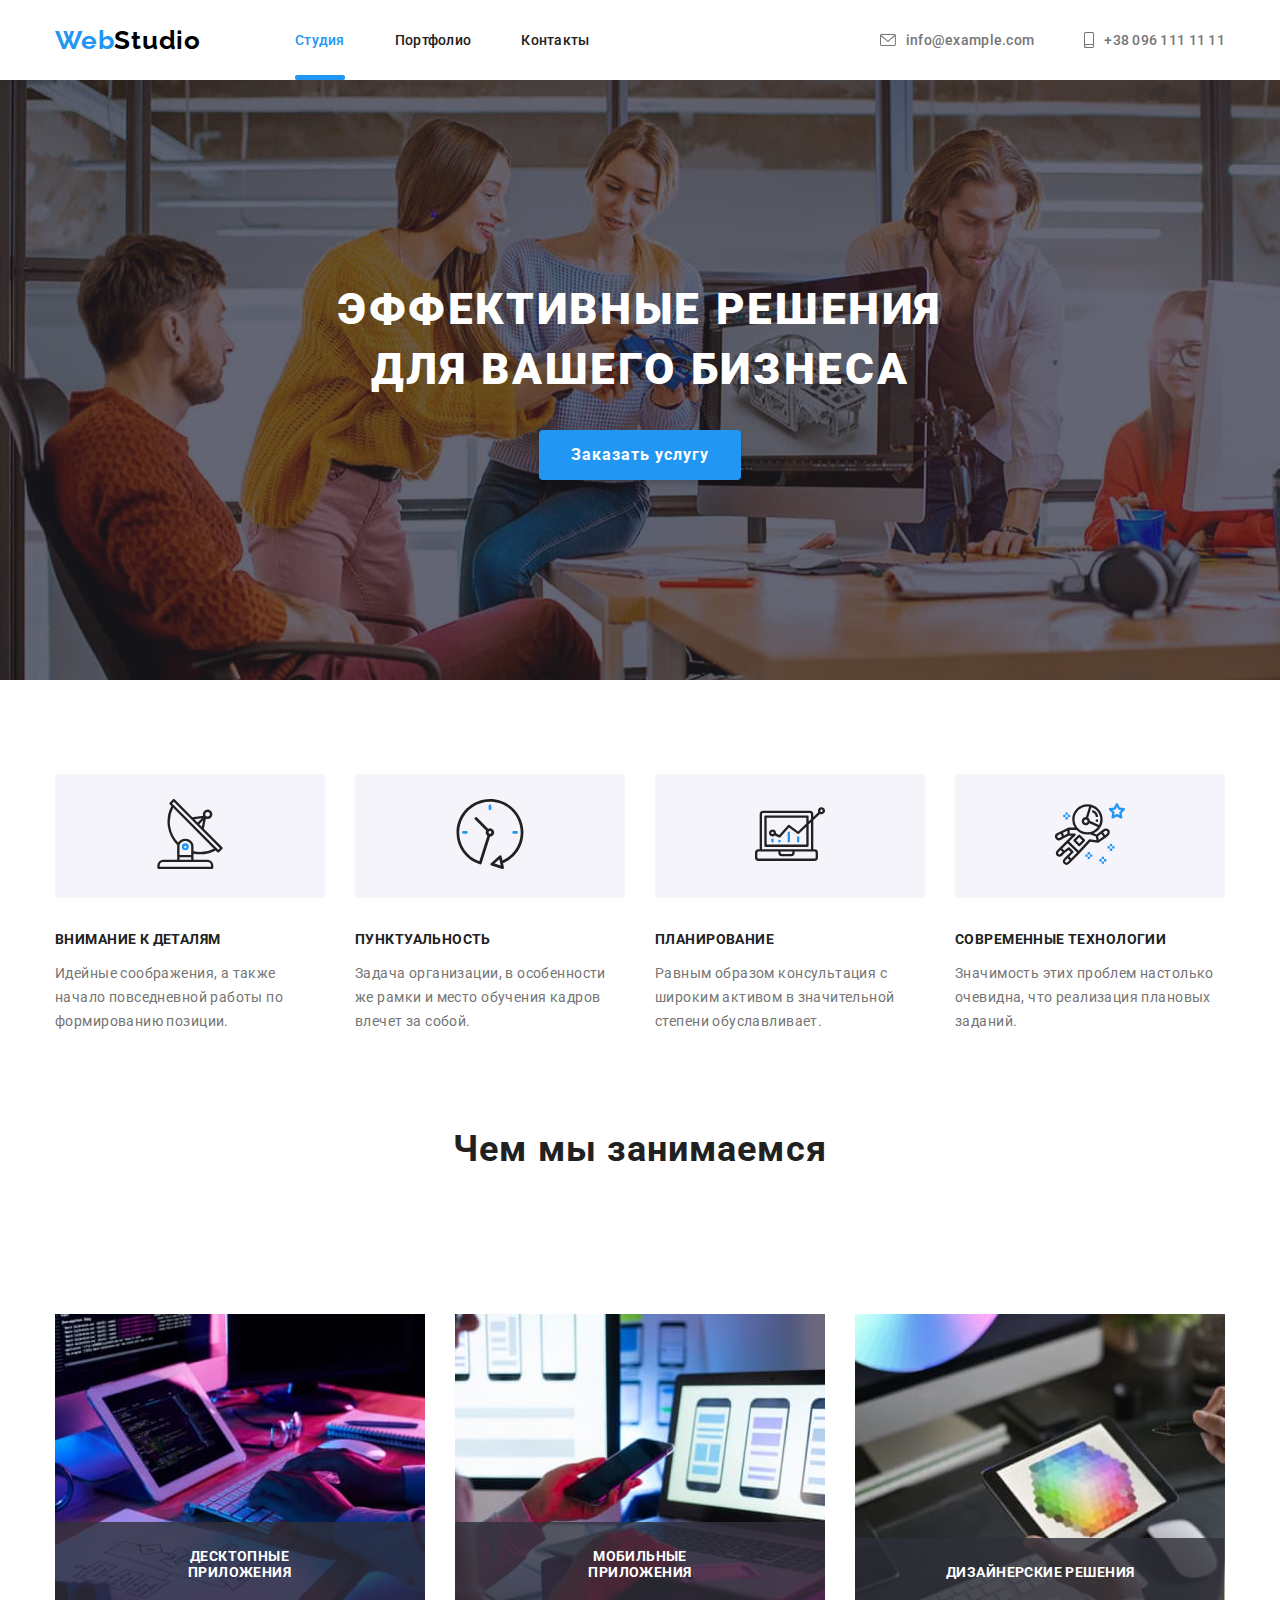
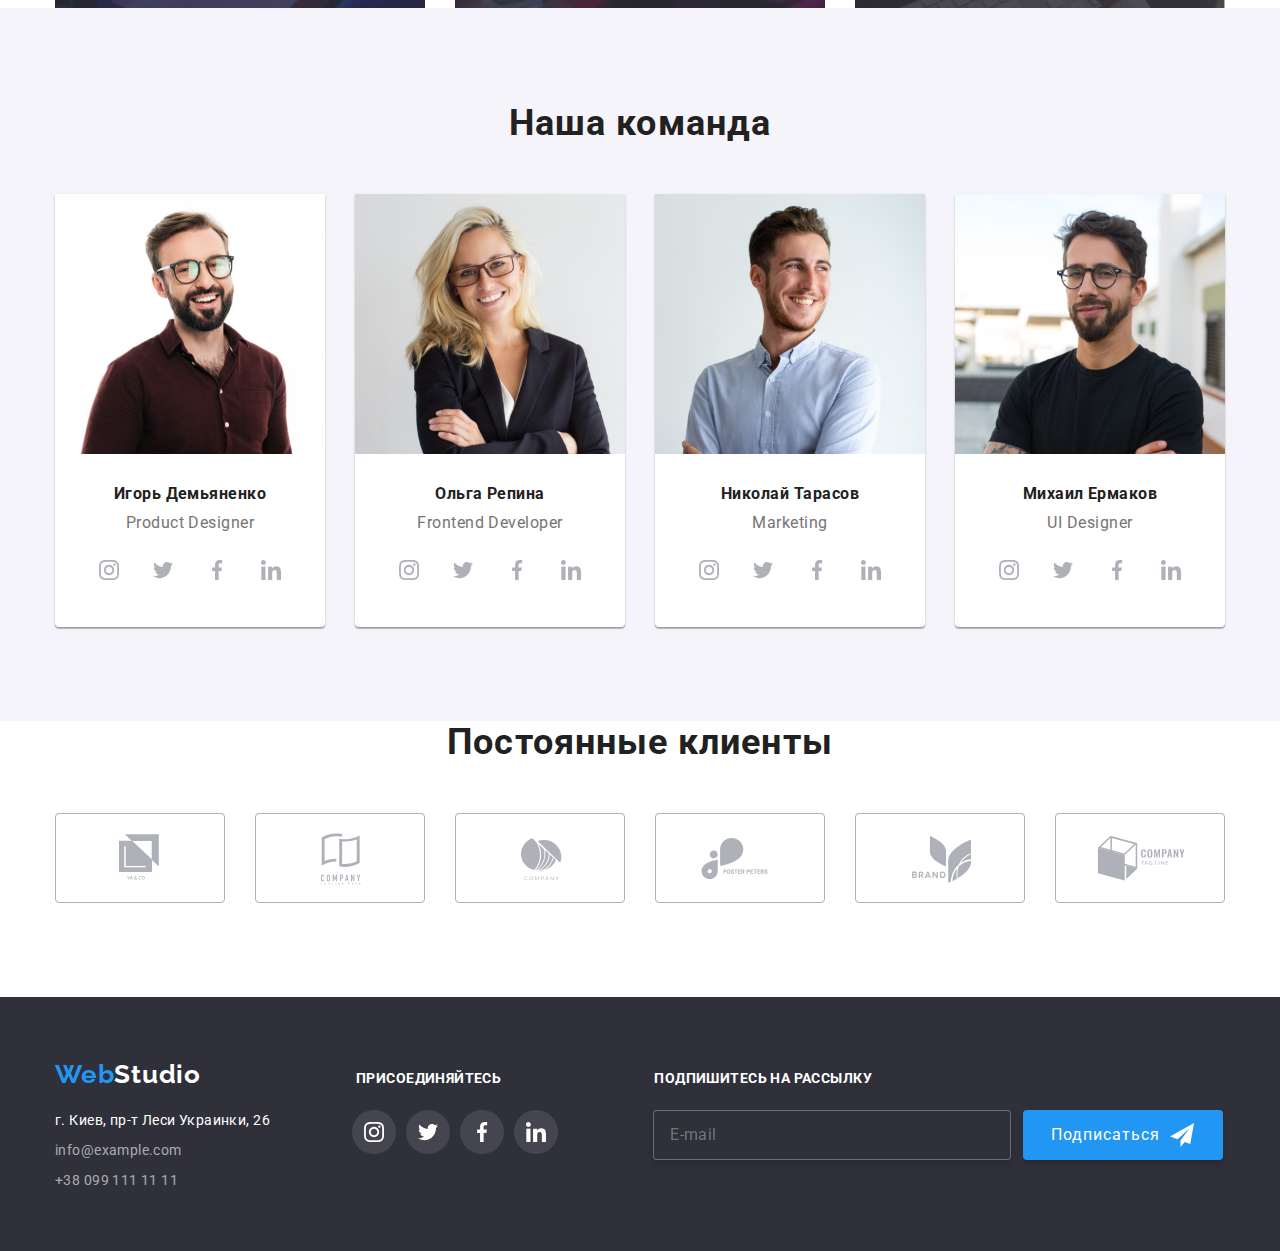
<file: index.html>
<!DOCTYPE html>
<html lang="ru">

<head>
    <meta charset="UTF-8">
    <meta name="viewport" content="width=device-width, initial-scale=1.0">
    <title>Главная</title>
    <link rel="preconnect" href="https://fonts.gstatic.com">
    <link href="https://fonts.googleapis.com/css2?family=Raleway:wght@700&family=Roboto:wght@400;500;700;900&display=swap"
        rel="stylesheet">
    <link rel="stylesheet" href="https://cdnjs.cloudflare.com/ajax/libs/modern-normalize/1.0.0/modern-normalize.min.css">    
    <link rel="stylesheet" href="./css/main.min.css">
</head>

<body class="full-document">
    
    <!--шапка-->
<header class="header">
    <div class="container header-box">
    <nav class="navigation">
        <a class="logo" href="./index.html"> <span class="logo-span">Web</span>Studio</a>
        <ul class="header-items">
            <li class="item"><a class="current link" href="./index.html">Студия</a></li>
            <li class="item"><a class="link" href="./portfolio.html">Портфолио</a></li>
            <li class="item"><a class="link" href="#contact">Контакты</a></li>
        </ul>
    </nav>
    <ul class="contacts-header">
            <li class="item">
                <a class="contacts-icon link" href="mailto:info@example.com">
                <svg class="envelope-icon" width="16" height="12">
                    <use href="./images/icons/svg-def-true.svg#icon-envelope"></use>
                </svg>
                 info@example.com
                </a>
            </li>
        <li class="item">
               <a class="contacts-icon link" href="tel:+380961111111">
               <svg class="smartphone-icon" width="10" height="16">
                   <use href="./images/icons/svg-def-true.svg#icon-smartphone"></use>
               </svg>
               +38 096 111 11 11
               </a>
            </li>
            </ul>
    </div>
</header>

<!--раздел №1-->
<main>
    <section class="hero">
        <div class="container">
               <h1 class="hero-title">Эффективные решения для вашего бизнеса</h1>
               <button class="hero-button" data-modal-open>Заказать услугу</button>
               <div class="backdrop is-hidden" data-modal>
                    <div class="modal">
                        <h2 class="modal-title">Оставьте свои данные, мы вам перезвоним</h2>
                       <button data-modal-close class="modal-close">
                        <svg width="30" height="30" viewBox="0 0 30 30" fill="none" xmlns="http://www.w3.org/2000/svg">
                            <circle cx="15" cy="15" r="15" fill="white" />
                            <circle cx="15" cy="15" r="14.5" stroke="black" stroke-opacity="0.1" />
                            <path class="close-icon"
                                d="M21 10.1079L19.8921 9L15.5 13.3921L11.1079 9L10 10.1079L14.3921 14.5L10 18.8921L11.1079 20L15.5 15.6079L19.8921 20L21 18.8921L16.6079 14.5L21 10.1079Z"
                                fill="black" />
                        </svg>
                       </button>
                       <form autocomplete="off">
                           <div class="name-relative">
                                <label class="name" for="name">Имя</label>
                                <input class="name-input" type="text" name="name" id="name"/>
                                <svg class="name-icon" width="18" height="18">
                                    <use href="./images/icons/modal+send.svg#icon-person"></use>
                                </svg>
                           </div>
                           
                            <div class="telephone-relative" >
                                <label class="telephone" for="telephone">Телефон</label>
                                <input class="telephone-input" type="number" name="telephone" id="telephone"/>
                                <svg class="telephone-icon" width="24" height="24">
                                    <use href="./images/icons/modal+send.svg#icon-phone"></use>
                                </svg>
                            </div>
                           <div class="email-relative" >
                                <label class="email" for="email">Почта</label>
                                <input class="email-input" type="email" name="email" id="email"/>
                                <svg class="email-icon" width="18" height="18">
                                    <use href="./images/icons/modal+send.svg#icon-email"></use>
                                </svg>
                           </div>
                           
                           <label class="textarea" for="comment">Комментарий</label>
                                <textarea
                                  class="textarea-input"
                                  name="comment"
                                  id="comment"
                                  placeholder="Введите текст"></textarea>
                            <div class="checkbox-div">
                                    <label class="checkbox" for="chechbox">
                                    <input class="checkbox-input" type="checkbox" name="chechbox" id="chechbox"/>
                                    <span class="icon-span"></span>Соглашаюсь с рассылкой и принимаю<a class="checkbox-link" href="#">Условия договора</a>
                                    </label>
                            </div>
                                <button class="modal-submit" type="submit">Отправить</button>
                       </form>
               </div>
               </div>
        </div>       
    </section>
        
 <!--раздел №2-->
    <section class="features">
        <div class="container">
        <h2 class="visuallyhidden">Наши главные преимущества</h2>
        <ul class="features-list">
            <li class="item">
                <div class="features-icon">
                <svg width="70" height="70">
                    <use href="./images/icons/svg-def-true.svg#icon-antenna"></use>
                </svg>
                </div>
                <h3 class="features-title">
                    Внимание к деталям
                </h3>
                <p>
                    Идейные соображения, а также начало повседневной работы по формированию позиции.
                </p>
            </li>
            <li class="item">
                <div class="features-icon">
                    <svg width="70" height="70">
                        <use href="./images/icons/svg-def-true.svg#icon-clock"></use>
                    </svg>
                </div>
                <h3 class="features-title">
                    Пунктуальность
                </h3>
                <p>
                    Задача организации, в особенности же рамки и место обучения кадров влечет за собой.
                </p>
            </li>
            <li class="item">
                <div class="features-icon">
                    <svg width="70" height="70">
                        <use href="./images/icons/svg-def-true.svg#icon-diagram"></use>
                    </svg>
                </div>
                <h3 class="features-title">
                    Планирование
                </h3>
                <p>
                    Равным образом консультация с широким активом в значительной степени обуславливает.
                </p>
            </li>
            <li class="item">
                <div class="features-icon">
                    <svg width="70" height="70">
                        <use href="./images/icons/svg-def-true.svg#icon-astronaut"></use>
                    </svg>
                </div>
                <h3 class="features-title">
                    Современные технологии
                </h3>
                <p>
                    Значимость этих проблем настолько очевидна, что реализация плановых заданий.
                </p>                    
            </li>
        </ul>
        </div>
    </section>

<!--раздел №3-->
    <section class="visual-features">
        <div class="container">
        <h2>
            Чем мы занимаемся
        </h2>
        <ul class="visual-items">
        <li class="item">
            <div class="relative-div">
            <img src="./images/box1.jpg" alt="Рабочее место с клавиатурой и планшетом">
                <div class="absolute-div box-1">
                <h3 class="features-item">Десктопные приложения</h3>
                </div>
            </div>                  
        </li>
        <li class="item">
            <div class="relative-div">
            <img src="./images/box2.jpg" alt="Рабочее место с ноутбуком и смартфоном">
            <div class="absolute-div box-2">
                <h3 class="features-item">Мобильные приложения</h3>
                </div>
            </div>
        </li>
        <li class="item">
            <div class="relative-div">
            <img src="./images/box3.jpg" alt="Рабочее место с планшетом и стилусом">
            <div class="absolute-div box-3">
                <h3 class="features-item">Дизайнерские решения</h3>
                </div>
            </div>    
        </li>
        </ul>
        </div>
    </section>
    
<!--раздел №4-->
    <section class="team">
        <div class="container">
        <h2>
            Наша команда
        </h2>
        <ul class="team-list">
            <li class="item">
                <img src="./images/team-card1.jpg" width="270" alt="product manager">
                    <h3 class= "team-member">Игорь Демьяненко</h3>
                    <p class="team-profession">Product Designer</p>
                    <div class="team-icon">

                        <!-- начало инлайновых svg -->

                        <a class="icon" href="https://www.instagram.com" target="_blank">
                            <svg class="icon-svg" viewBox="0 0 44 44" fill="none" xmlns="http://www.w3.org/2000/svg">
                                <path class="instagram-path-1"
                                    d="M44 21.9999C44 28.0751 41.5376 33.5751 37.5564 37.5563C33.5751 41.5375 28.0751 43.9999 22 43.9999C15.9249 43.9999 10.4249 41.5375 6.44365 37.5563C2.46243 33.5751 0 28.0751 0 21.9999C0 15.9248 2.46243 10.4248 6.44365 6.44359C10.4249 2.46237 15.9249 -6.10352e-05 22 -6.10352e-05C28.0751 -6.10352e-05 33.5751 2.46237 37.5564 6.44359C41.5376 10.4248 44 15.9248 44 21.9999Z"
                                    fill="white" />
                                <g clip-path="url(#clip)">
                                    <path class="instagram-path-2"
                                        d="M31.9804 17.8801C31.9336 16.8174 31.7617 16.0868 31.5156 15.4537C31.2616 14.7818 30.8709 14.1801 30.359 13.68C29.8589 13.1721 29.2533 12.7774 28.5891 12.5274C27.9524 12.2813 27.2256 12.1094 26.163 12.0626C25.0924 12.0118 24.7525 12 22.0371 12C19.3217 12 18.9818 12.0118 17.9152 12.0586C16.8525 12.1055 16.1219 12.2775 15.489 12.5235C14.8169 12.7774 14.2153 13.1681 13.7152 13.68C13.2073 14.1801 12.8127 14.7857 12.5626 15.4499C12.3164 16.0868 12.1446 16.8134 12.0977 17.8761C12.0469 18.9467 12.0352 19.2866 12.0352 22.002C12.0352 24.7173 12.0469 25.0572 12.0938 26.1239C12.1406 27.1865 12.3126 27.9171 12.5588 28.5502C12.8127 29.2221 13.2073 29.8238 13.7152 30.3239C14.2153 30.8318 14.8209 31.2265 15.4851 31.4765C16.1219 31.7226 16.8486 31.8945 17.9114 31.9413C18.9779 31.9883 19.3179 31.9999 22.0333 31.9999C24.7487 31.9999 25.0885 31.9883 26.1552 31.9413C27.2179 31.8945 27.9484 31.7226 28.5813 31.4765C29.9254 30.9568 30.9881 29.8941 31.5078 28.5502C31.7538 27.9133 31.9258 27.1865 31.9727 26.1239C32.0195 25.0572 32.0313 24.7173 32.0313 22.002C32.0313 19.2866 32.0273 18.9467 31.9804 17.8801ZM30.1794 26.0457C30.1364 27.0225 29.9723 27.5499 29.8356 27.9015C29.4995 28.7728 28.808 29.4643 27.9367 29.8004C27.5851 29.9372 27.0538 30.1012 26.0809 30.1441C25.026 30.1911 24.7096 30.2027 22.0411 30.2027C19.3726 30.2027 19.0522 30.1911 18.0011 30.1441C17.0244 30.1012 16.4969 29.9372 16.1453 29.8004C15.7117 29.6402 15.317 29.3862 14.9967 29.0541C14.6646 28.7298 14.4106 28.3391 14.2504 27.9055C14.1137 27.5539 13.9496 27.0225 13.9067 26.0497C13.8597 24.9948 13.8481 24.6783 13.8481 22.0097C13.8481 19.3412 13.8597 19.0209 13.9067 17.9699C13.9496 16.9932 14.1137 16.4657 14.2504 16.1141C14.4106 15.6804 14.6646 15.2859 15.0007 14.9654C15.3248 14.6333 15.7155 14.3793 16.1493 14.2192C16.5009 14.0825 17.0323 13.9184 18.0051 13.8754C19.06 13.8285 19.3765 13.8168 22.0449 13.8168C24.7174 13.8168 25.0337 13.8285 26.0848 13.8754C27.0616 13.9184 27.589 14.0825 27.9407 14.2192C28.3742 14.3793 28.7689 14.6333 29.0893 14.9654C29.4213 15.2897 29.6753 15.6804 29.8356 16.1141C29.9723 16.4657 30.1364 16.997 30.1794 17.9699C30.2263 19.0248 30.238 19.3412 30.238 22.0097C30.238 24.6783 30.2263 24.9908 30.1794 26.0457Z"
                                        fill="#AFB1B8" />
                                    <path class="instagram-path-3"
                                        d="M22.0371 16.8642C19.2007 16.8642 16.8994 19.1654 16.8994 22.0019C16.8994 24.8385 19.2007 27.1396 22.0371 27.1396C24.8737 27.1396 27.1749 24.8385 27.1749 22.0019C27.1749 19.1654 24.8737 16.8642 22.0371 16.8642ZM22.0371 25.3346C20.197 25.3346 18.7044 23.8422 18.7044 22.0019C18.7044 20.1617 20.197 18.6692 22.0371 18.6692C23.8774 18.6692 25.3698 20.1617 25.3698 22.0019C25.3698 23.8422 23.8774 25.3346 22.0371 25.3346Z"
                                        fill="#AFB1B8" />
                                    <path class="instagram-path-4"
                                        d="M28.5775 16.6611C28.5775 17.3235 28.0404 17.8605 27.3779 17.8605C26.7155 17.8605 26.1785 17.3235 26.1785 16.6611C26.1785 15.9986 26.7155 15.4617 27.3779 15.4617C28.0404 15.4617 28.5775 15.9986 28.5775 16.6611Z"
                                        fill="#AFB1B8" />
                                </g>
                                <defs>
                                    <clipPath id="clip-1">
                                        <rect width="20" height="20" fill="white" transform="translate(12 12)" />
                                    </clipPath>
                                </defs>
                            </svg>
                        </a>
                        <a class="icon" href="https://www.twitter.com" target="_blank">
                            <svg class="icon-svg" width="44" height="44" viewBox="0 0 44 44" fill="none" xmlns="http://www.w3.org/2000/svg">
                                <path class="twitter-path-1"
                                    d="M44 21.9999C44 28.0751 41.5376 33.5751 37.5564 37.5563C33.5751 41.5375 28.0751 43.9999 22 43.9999C15.9249 43.9999 10.4249 41.5375 6.44365 37.5563C2.46243 33.5751 0 28.0751 0 21.9999C0 15.9248 2.46243 10.4248 6.44365 6.44359C10.4249 2.46237 15.9249 -6.10352e-05 22 -6.10352e-05C28.0751 -6.10352e-05 33.5751 2.46237 37.5564 6.44359C41.5376 10.4248 44 15.9248 44 21.9999Z"
                                    fill="white" />
                                <g clip-path="url(#clip)">
                                    <path class="twitter-path-2"
                                        d="M32 15.7988C31.2563 16.125 30.4637 16.3412 29.6375 16.4462C30.4875 15.9388 31.1363 15.1412 31.4412 14.18C30.6488 14.6525 29.7738 14.9863 28.8412 15.1725C28.0887 14.3713 27.0162 13.875 25.8462 13.875C23.5763 13.875 21.7487 15.7175 21.7487 17.9763C21.7487 18.3012 21.7762 18.6137 21.8438 18.9112C18.435 18.745 15.4188 17.1113 13.3925 14.6225C13.0387 15.2363 12.8313 15.9388 12.8313 16.695C12.8313 18.115 13.5625 19.3737 14.6525 20.1025C13.9937 20.09 13.3475 19.8988 12.8 19.5975C12.8 19.61 12.8 19.6262 12.8 19.6425C12.8 21.635 14.2212 23.29 16.085 23.6712C15.7512 23.7625 15.3875 23.8062 15.01 23.8062C14.7475 23.8062 14.4825 23.7913 14.2337 23.7362C14.765 25.36 16.2725 26.5538 18.065 26.5925C16.67 27.6838 14.8988 28.3412 12.9813 28.3412C12.645 28.3412 12.3225 28.3263 12 28.285C13.8162 29.4563 15.9688 30.125 18.29 30.125C25.835 30.125 29.96 23.875 29.96 18.4575C29.96 18.2762 29.9538 18.1013 29.945 17.9275C30.7588 17.35 31.4425 16.6288 32 15.7988Z"
                                        fill="#AFB1B8" />
                                </g>
                                <defs>
                                    <clipPath id="clip-2">
                                        <rect width="20" height="20" fill="white" transform="translate(12 12)" />
                                    </clipPath>
                                </defs>
                            </svg>
                        </a>
                        <a class="icon" href="https://www.facebook.com" target="_blank">
                            <svg class="icon-svg" width="44" height="44" viewBox="0 0 44 44" fill="none" xmlns="http://www.w3.org/2000/svg">
                                <path class="facebook-path-1"
                                    d="M44 21.9999C44 28.0751 41.5376 33.5751 37.5564 37.5563C33.5751 41.5375 28.0751 43.9999 22 43.9999C15.9249 43.9999 10.4249 41.5375 6.44365 37.5563C2.46243 33.5751 0 28.0751 0 21.9999C0 15.9248 2.46243 10.4248 6.44365 6.44359C10.4249 2.46237 15.9249 -6.10352e-05 22 -6.10352e-05C28.0751 -6.10352e-05 33.5751 2.46237 37.5564 6.44359C41.5376 10.4248 44 15.9248 44 21.9999Z"
                                    fill="white" />
                                <g clip-path="url(#clip)">
                                    <path class="facebook-path-2"
                                        d="M25.3308 15.3208H27.1567V12.1408C26.8417 12.0975 25.7583 12 24.4967 12C21.8642 12 20.0608 13.6558 20.0608 16.6992V19.5H17.1558V23.055H20.0608V32H23.6225V23.0558H26.41L26.8525 19.5008H23.6217V17.0517C23.6225 16.0242 23.8992 15.3208 25.3308 15.3208Z"
                                        fill="#AFB1B8" />
                                </g>
                                <defs>
                                    <clipPath id="clip-3">
                                        <rect width="20" height="20" fill="white" transform="translate(12 12)" />
                                    </clipPath>
                                </defs>
                            </svg>
                        </a>
                        <a class="icon" href="https://www.linkedin.com" target="_blank">
                        <svg class="icon-svg" width="44" height="44" viewBox="0 0 44 44" fill="none" xmlns="http://www.w3.org/2000/svg">
                            <path class="linkedin-path-1"
                                d="M44 21.9999C44 28.0751 41.5376 33.5751 37.5564 37.5563C33.5751 41.5375 28.0751 43.9999 22 43.9999C15.9249 43.9999 10.4249 41.5375 6.44365 37.5563C2.46243 33.5751 0 28.0751 0 21.9999C0 15.9248 2.46243 10.4248 6.44365 6.44359C10.4249 2.46237 15.9249 -6.10352e-05 22 -6.10352e-05C28.0751 -6.10352e-05 33.5751 2.46237 37.5564 6.44359C41.5376 10.4248 44 15.9248 44 21.9999Z"
                                fill="white" />
                            <g clip-path="url(#clip)">
                                <path class="linkedin-path-2"
                                    d="M31.995 32V31.9992H32V24.6642C32 21.0759 31.2275 18.3117 27.0325 18.3117C25.0158 18.3117 23.6625 19.4184 23.11 20.4675H23.0517V18.6467H19.0742V31.9992H23.2158V25.3875C23.2158 23.6467 23.5458 21.9634 25.7017 21.9634C27.8258 21.9634 27.8575 23.95 27.8575 25.4992V32H31.995Z"
                                    fill="#AFB1B8" />
                                <path class="linkedin-path-3" d="M12.33 18.6475H16.4767V32H12.33V18.6475Z" fill="#AFB1B8" />
                                <path class="linkedin-path-4"
                                    d="M14.4017 12C13.0758 12 12 13.0758 12 14.4017C12 15.7275 13.0758 16.8258 14.4017 16.8258C15.7275 16.8258 16.8033 15.7275 16.8033 14.4017C16.8025 13.0758 15.7267 12 14.4017 12V12Z"
                                    fill="#AFB1B8" />
                            </g>
                            <defs>
                                <clipPath id="clip-4">
                                    <rect width="20" height="20" fill="white" transform="translate(12 12)" />
                                </clipPath>
                            </defs>
                        </svg>

                        </a>
                    </div>
            </li>
              <li class="item">   
                <img src="./images/team-card2.jpg" width="270" alt="frontend developer">
                <h3 class= "team-member">Ольга Репина</h3>
                <p class="team-profession">Frontend Developer</p>
                <div class="team-icon">
                    <a class="icon" href="https://www.instagram.com" target="_blank">
                        <svg class="icon-svg" viewBox="0 0 44 44" fill="none" xmlns="http://www.w3.org/2000/svg">
                            <path class="instagram-path-1"
                                d="M44 21.9999C44 28.0751 41.5376 33.5751 37.5564 37.5563C33.5751 41.5375 28.0751 43.9999 22 43.9999C15.9249 43.9999 10.4249 41.5375 6.44365 37.5563C2.46243 33.5751 0 28.0751 0 21.9999C0 15.9248 2.46243 10.4248 6.44365 6.44359C10.4249 2.46237 15.9249 -6.10352e-05 22 -6.10352e-05C28.0751 -6.10352e-05 33.5751 2.46237 37.5564 6.44359C41.5376 10.4248 44 15.9248 44 21.9999Z"
                                fill="white" />
                            <g clip-path="url(#clip)">
                                <path class="instagram-path-2"
                                    d="M31.9804 17.8801C31.9336 16.8174 31.7617 16.0868 31.5156 15.4537C31.2616 14.7818 30.8709 14.1801 30.359 13.68C29.8589 13.1721 29.2533 12.7774 28.5891 12.5274C27.9524 12.2813 27.2256 12.1094 26.163 12.0626C25.0924 12.0118 24.7525 12 22.0371 12C19.3217 12 18.9818 12.0118 17.9152 12.0586C16.8525 12.1055 16.1219 12.2775 15.489 12.5235C14.8169 12.7774 14.2153 13.1681 13.7152 13.68C13.2073 14.1801 12.8127 14.7857 12.5626 15.4499C12.3164 16.0868 12.1446 16.8134 12.0977 17.8761C12.0469 18.9467 12.0352 19.2866 12.0352 22.002C12.0352 24.7173 12.0469 25.0572 12.0938 26.1239C12.1406 27.1865 12.3126 27.9171 12.5588 28.5502C12.8127 29.2221 13.2073 29.8238 13.7152 30.3239C14.2153 30.8318 14.8209 31.2265 15.4851 31.4765C16.1219 31.7226 16.8486 31.8945 17.9114 31.9413C18.9779 31.9883 19.3179 31.9999 22.0333 31.9999C24.7487 31.9999 25.0885 31.9883 26.1552 31.9413C27.2179 31.8945 27.9484 31.7226 28.5813 31.4765C29.9254 30.9568 30.9881 29.8941 31.5078 28.5502C31.7538 27.9133 31.9258 27.1865 31.9727 26.1239C32.0195 25.0572 32.0313 24.7173 32.0313 22.002C32.0313 19.2866 32.0273 18.9467 31.9804 17.8801ZM30.1794 26.0457C30.1364 27.0225 29.9723 27.5499 29.8356 27.9015C29.4995 28.7728 28.808 29.4643 27.9367 29.8004C27.5851 29.9372 27.0538 30.1012 26.0809 30.1441C25.026 30.1911 24.7096 30.2027 22.0411 30.2027C19.3726 30.2027 19.0522 30.1911 18.0011 30.1441C17.0244 30.1012 16.4969 29.9372 16.1453 29.8004C15.7117 29.6402 15.317 29.3862 14.9967 29.0541C14.6646 28.7298 14.4106 28.3391 14.2504 27.9055C14.1137 27.5539 13.9496 27.0225 13.9067 26.0497C13.8597 24.9948 13.8481 24.6783 13.8481 22.0097C13.8481 19.3412 13.8597 19.0209 13.9067 17.9699C13.9496 16.9932 14.1137 16.4657 14.2504 16.1141C14.4106 15.6804 14.6646 15.2859 15.0007 14.9654C15.3248 14.6333 15.7155 14.3793 16.1493 14.2192C16.5009 14.0825 17.0323 13.9184 18.0051 13.8754C19.06 13.8285 19.3765 13.8168 22.0449 13.8168C24.7174 13.8168 25.0337 13.8285 26.0848 13.8754C27.0616 13.9184 27.589 14.0825 27.9407 14.2192C28.3742 14.3793 28.7689 14.6333 29.0893 14.9654C29.4213 15.2897 29.6753 15.6804 29.8356 16.1141C29.9723 16.4657 30.1364 16.997 30.1794 17.9699C30.2263 19.0248 30.238 19.3412 30.238 22.0097C30.238 24.6783 30.2263 24.9908 30.1794 26.0457Z"
                                    fill="#AFB1B8" />
                                <path class="instagram-path-3"
                                    d="M22.0371 16.8642C19.2007 16.8642 16.8994 19.1654 16.8994 22.0019C16.8994 24.8385 19.2007 27.1396 22.0371 27.1396C24.8737 27.1396 27.1749 24.8385 27.1749 22.0019C27.1749 19.1654 24.8737 16.8642 22.0371 16.8642ZM22.0371 25.3346C20.197 25.3346 18.7044 23.8422 18.7044 22.0019C18.7044 20.1617 20.197 18.6692 22.0371 18.6692C23.8774 18.6692 25.3698 20.1617 25.3698 22.0019C25.3698 23.8422 23.8774 25.3346 22.0371 25.3346Z"
                                    fill="#AFB1B8" />
                                <path class="instagram-path-4"
                                    d="M28.5775 16.6611C28.5775 17.3235 28.0404 17.8605 27.3779 17.8605C26.7155 17.8605 26.1785 17.3235 26.1785 16.6611C26.1785 15.9986 26.7155 15.4617 27.3779 15.4617C28.0404 15.4617 28.5775 15.9986 28.5775 16.6611Z"
                                    fill="#AFB1B8" />
                            </g>
                            <defs>
                                <clipPath id="clip-5">
                                    <rect width="20" height="20" fill="white" transform="translate(12 12)" />
                                </clipPath>
                            </defs>
                        </svg>
                    </a>
                    <a class="icon" href="https://www.twitter.com" target="_blank">
                        <svg class="icon-svg" width="44" height="44" viewBox="0 0 44 44" fill="none" xmlns="http://www.w3.org/2000/svg">
                            <path class="twitter-path-1"
                                d="M44 21.9999C44 28.0751 41.5376 33.5751 37.5564 37.5563C33.5751 41.5375 28.0751 43.9999 22 43.9999C15.9249 43.9999 10.4249 41.5375 6.44365 37.5563C2.46243 33.5751 0 28.0751 0 21.9999C0 15.9248 2.46243 10.4248 6.44365 6.44359C10.4249 2.46237 15.9249 -6.10352e-05 22 -6.10352e-05C28.0751 -6.10352e-05 33.5751 2.46237 37.5564 6.44359C41.5376 10.4248 44 15.9248 44 21.9999Z"
                                fill="white" />
                            <g clip-path="url(#clip)">
                                <path class="twitter-path-2"
                                    d="M32 15.7988C31.2563 16.125 30.4637 16.3412 29.6375 16.4462C30.4875 15.9388 31.1363 15.1412 31.4412 14.18C30.6488 14.6525 29.7738 14.9863 28.8412 15.1725C28.0887 14.3713 27.0162 13.875 25.8462 13.875C23.5763 13.875 21.7487 15.7175 21.7487 17.9763C21.7487 18.3012 21.7762 18.6137 21.8438 18.9112C18.435 18.745 15.4188 17.1113 13.3925 14.6225C13.0387 15.2363 12.8313 15.9388 12.8313 16.695C12.8313 18.115 13.5625 19.3737 14.6525 20.1025C13.9937 20.09 13.3475 19.8988 12.8 19.5975C12.8 19.61 12.8 19.6262 12.8 19.6425C12.8 21.635 14.2212 23.29 16.085 23.6712C15.7512 23.7625 15.3875 23.8062 15.01 23.8062C14.7475 23.8062 14.4825 23.7913 14.2337 23.7362C14.765 25.36 16.2725 26.5538 18.065 26.5925C16.67 27.6838 14.8988 28.3412 12.9813 28.3412C12.645 28.3412 12.3225 28.3263 12 28.285C13.8162 29.4563 15.9688 30.125 18.29 30.125C25.835 30.125 29.96 23.875 29.96 18.4575C29.96 18.2762 29.9538 18.1013 29.945 17.9275C30.7588 17.35 31.4425 16.6288 32 15.7988Z"
                                    fill="#AFB1B8" />
                            </g>
                            <defs>
                                <clipPath id="clip-6">
                                    <rect width="20" height="20" fill="white" transform="translate(12 12)" />
                                </clipPath>
                            </defs>
                        </svg>
                    </a>
                    <a class="icon" href="https://www.facebook.com" target="_blank">
                        <svg class="icon-svg" width="44" height="44" viewBox="0 0 44 44" fill="none" xmlns="http://www.w3.org/2000/svg">
                            <path class="facebook-path-1"
                                d="M44 21.9999C44 28.0751 41.5376 33.5751 37.5564 37.5563C33.5751 41.5375 28.0751 43.9999 22 43.9999C15.9249 43.9999 10.4249 41.5375 6.44365 37.5563C2.46243 33.5751 0 28.0751 0 21.9999C0 15.9248 2.46243 10.4248 6.44365 6.44359C10.4249 2.46237 15.9249 -6.10352e-05 22 -6.10352e-05C28.0751 -6.10352e-05 33.5751 2.46237 37.5564 6.44359C41.5376 10.4248 44 15.9248 44 21.9999Z"
                                fill="white" />
                            <g clip-path="url(#clip)">
                                <path class="facebook-path-2"
                                    d="M25.3308 15.3208H27.1567V12.1408C26.8417 12.0975 25.7583 12 24.4967 12C21.8642 12 20.0608 13.6558 20.0608 16.6992V19.5H17.1558V23.055H20.0608V32H23.6225V23.0558H26.41L26.8525 19.5008H23.6217V17.0517C23.6225 16.0242 23.8992 15.3208 25.3308 15.3208Z"
                                    fill="#AFB1B8" />
                            </g>
                            <defs>
                                <clipPath id="clip-7">
                                    <rect width="20" height="20" fill="white" transform="translate(12 12)" />
                                </clipPath>
                            </defs>
                        </svg>
                    </a>
                    <a class="icon" href="https://www.linkedin.com" target="_blank">
                        <svg class="icon-svg" width="44" height="44" viewBox="0 0 44 44" fill="none" xmlns="http://www.w3.org/2000/svg">
                            <path class="linkedin-path-1"
                                d="M44 21.9999C44 28.0751 41.5376 33.5751 37.5564 37.5563C33.5751 41.5375 28.0751 43.9999 22 43.9999C15.9249 43.9999 10.4249 41.5375 6.44365 37.5563C2.46243 33.5751 0 28.0751 0 21.9999C0 15.9248 2.46243 10.4248 6.44365 6.44359C10.4249 2.46237 15.9249 -6.10352e-05 22 -6.10352e-05C28.0751 -6.10352e-05 33.5751 2.46237 37.5564 6.44359C41.5376 10.4248 44 15.9248 44 21.9999Z"
                                fill="white" />
                            <g clip-path="url(#clip)">
                                <path class="linkedin-path-2"
                                    d="M31.995 32V31.9992H32V24.6642C32 21.0759 31.2275 18.3117 27.0325 18.3117C25.0158 18.3117 23.6625 19.4184 23.11 20.4675H23.0517V18.6467H19.0742V31.9992H23.2158V25.3875C23.2158 23.6467 23.5458 21.9634 25.7017 21.9634C27.8258 21.9634 27.8575 23.95 27.8575 25.4992V32H31.995Z"
                                    fill="#AFB1B8" />
                                <path class="linkedin-path-3" d="M12.33 18.6475H16.4767V32H12.33V18.6475Z" fill="#AFB1B8" />
                                <path class="linkedin-path-4"
                                    d="M14.4017 12C13.0758 12 12 13.0758 12 14.4017C12 15.7275 13.0758 16.8258 14.4017 16.8258C15.7275 16.8258 16.8033 15.7275 16.8033 14.4017C16.8025 13.0758 15.7267 12 14.4017 12V12Z"
                                    fill="#AFB1B8" />
                            </g>
                            <defs>
                                <clipPath id="clip-8">
                                    <rect width="20" height="20" fill="white" transform="translate(12 12)" />
                                </clipPath>
                            </defs>
                        </svg>

                    </a>
                </div>
            </li>
            <li class="item">
                <img src="./images/team-card3.jpg" width="270" alt="marketing">
                <h3 class= "team-member">Николай Тарасов</h3>
                <p class="team-profession">Marketing</p>
                <div class="team-icon">
                    <a class="icon" href="https://www.instagram.com" target="_blank">
                        <svg class="icon-svg" viewBox="0 0 44 44" fill="none" xmlns="http://www.w3.org/2000/svg">
                            <path class="instagram-path-1"
                                d="M44 21.9999C44 28.0751 41.5376 33.5751 37.5564 37.5563C33.5751 41.5375 28.0751 43.9999 22 43.9999C15.9249 43.9999 10.4249 41.5375 6.44365 37.5563C2.46243 33.5751 0 28.0751 0 21.9999C0 15.9248 2.46243 10.4248 6.44365 6.44359C10.4249 2.46237 15.9249 -6.10352e-05 22 -6.10352e-05C28.0751 -6.10352e-05 33.5751 2.46237 37.5564 6.44359C41.5376 10.4248 44 15.9248 44 21.9999Z"
                                fill="white" />
                            <g clip-path="url(#clip)">
                                <path class="instagram-path-2"
                                    d="M31.9804 17.8801C31.9336 16.8174 31.7617 16.0868 31.5156 15.4537C31.2616 14.7818 30.8709 14.1801 30.359 13.68C29.8589 13.1721 29.2533 12.7774 28.5891 12.5274C27.9524 12.2813 27.2256 12.1094 26.163 12.0626C25.0924 12.0118 24.7525 12 22.0371 12C19.3217 12 18.9818 12.0118 17.9152 12.0586C16.8525 12.1055 16.1219 12.2775 15.489 12.5235C14.8169 12.7774 14.2153 13.1681 13.7152 13.68C13.2073 14.1801 12.8127 14.7857 12.5626 15.4499C12.3164 16.0868 12.1446 16.8134 12.0977 17.8761C12.0469 18.9467 12.0352 19.2866 12.0352 22.002C12.0352 24.7173 12.0469 25.0572 12.0938 26.1239C12.1406 27.1865 12.3126 27.9171 12.5588 28.5502C12.8127 29.2221 13.2073 29.8238 13.7152 30.3239C14.2153 30.8318 14.8209 31.2265 15.4851 31.4765C16.1219 31.7226 16.8486 31.8945 17.9114 31.9413C18.9779 31.9883 19.3179 31.9999 22.0333 31.9999C24.7487 31.9999 25.0885 31.9883 26.1552 31.9413C27.2179 31.8945 27.9484 31.7226 28.5813 31.4765C29.9254 30.9568 30.9881 29.8941 31.5078 28.5502C31.7538 27.9133 31.9258 27.1865 31.9727 26.1239C32.0195 25.0572 32.0313 24.7173 32.0313 22.002C32.0313 19.2866 32.0273 18.9467 31.9804 17.8801ZM30.1794 26.0457C30.1364 27.0225 29.9723 27.5499 29.8356 27.9015C29.4995 28.7728 28.808 29.4643 27.9367 29.8004C27.5851 29.9372 27.0538 30.1012 26.0809 30.1441C25.026 30.1911 24.7096 30.2027 22.0411 30.2027C19.3726 30.2027 19.0522 30.1911 18.0011 30.1441C17.0244 30.1012 16.4969 29.9372 16.1453 29.8004C15.7117 29.6402 15.317 29.3862 14.9967 29.0541C14.6646 28.7298 14.4106 28.3391 14.2504 27.9055C14.1137 27.5539 13.9496 27.0225 13.9067 26.0497C13.8597 24.9948 13.8481 24.6783 13.8481 22.0097C13.8481 19.3412 13.8597 19.0209 13.9067 17.9699C13.9496 16.9932 14.1137 16.4657 14.2504 16.1141C14.4106 15.6804 14.6646 15.2859 15.0007 14.9654C15.3248 14.6333 15.7155 14.3793 16.1493 14.2192C16.5009 14.0825 17.0323 13.9184 18.0051 13.8754C19.06 13.8285 19.3765 13.8168 22.0449 13.8168C24.7174 13.8168 25.0337 13.8285 26.0848 13.8754C27.0616 13.9184 27.589 14.0825 27.9407 14.2192C28.3742 14.3793 28.7689 14.6333 29.0893 14.9654C29.4213 15.2897 29.6753 15.6804 29.8356 16.1141C29.9723 16.4657 30.1364 16.997 30.1794 17.9699C30.2263 19.0248 30.238 19.3412 30.238 22.0097C30.238 24.6783 30.2263 24.9908 30.1794 26.0457Z"
                                    fill="#AFB1B8" />
                                <path class="instagram-path-3"
                                    d="M22.0371 16.8642C19.2007 16.8642 16.8994 19.1654 16.8994 22.0019C16.8994 24.8385 19.2007 27.1396 22.0371 27.1396C24.8737 27.1396 27.1749 24.8385 27.1749 22.0019C27.1749 19.1654 24.8737 16.8642 22.0371 16.8642ZM22.0371 25.3346C20.197 25.3346 18.7044 23.8422 18.7044 22.0019C18.7044 20.1617 20.197 18.6692 22.0371 18.6692C23.8774 18.6692 25.3698 20.1617 25.3698 22.0019C25.3698 23.8422 23.8774 25.3346 22.0371 25.3346Z"
                                    fill="#AFB1B8" />
                                <path class="instagram-path-4"
                                    d="M28.5775 16.6611C28.5775 17.3235 28.0404 17.8605 27.3779 17.8605C26.7155 17.8605 26.1785 17.3235 26.1785 16.6611C26.1785 15.9986 26.7155 15.4617 27.3779 15.4617C28.0404 15.4617 28.5775 15.9986 28.5775 16.6611Z"
                                    fill="#AFB1B8" />
                            </g>
                            <defs>
                                <clipPath id="clip-9">
                                    <rect width="20" height="20" fill="white" transform="translate(12 12)" />
                                </clipPath>
                            </defs>
                        </svg>
                    </a>
                    <a class="icon" href="https://www.twitter.com" target="_blank">
                        <svg class="icon-svg" width="44" height="44" viewBox="0 0 44 44" fill="none" xmlns="http://www.w3.org/2000/svg">
                            <path class="twitter-path-1"
                                d="M44 21.9999C44 28.0751 41.5376 33.5751 37.5564 37.5563C33.5751 41.5375 28.0751 43.9999 22 43.9999C15.9249 43.9999 10.4249 41.5375 6.44365 37.5563C2.46243 33.5751 0 28.0751 0 21.9999C0 15.9248 2.46243 10.4248 6.44365 6.44359C10.4249 2.46237 15.9249 -6.10352e-05 22 -6.10352e-05C28.0751 -6.10352e-05 33.5751 2.46237 37.5564 6.44359C41.5376 10.4248 44 15.9248 44 21.9999Z"
                                fill="white" />
                            <g clip-path="url(#clip)">
                                <path class="twitter-path-2"
                                    d="M32 15.7988C31.2563 16.125 30.4637 16.3412 29.6375 16.4462C30.4875 15.9388 31.1363 15.1412 31.4412 14.18C30.6488 14.6525 29.7738 14.9863 28.8412 15.1725C28.0887 14.3713 27.0162 13.875 25.8462 13.875C23.5763 13.875 21.7487 15.7175 21.7487 17.9763C21.7487 18.3012 21.7762 18.6137 21.8438 18.9112C18.435 18.745 15.4188 17.1113 13.3925 14.6225C13.0387 15.2363 12.8313 15.9388 12.8313 16.695C12.8313 18.115 13.5625 19.3737 14.6525 20.1025C13.9937 20.09 13.3475 19.8988 12.8 19.5975C12.8 19.61 12.8 19.6262 12.8 19.6425C12.8 21.635 14.2212 23.29 16.085 23.6712C15.7512 23.7625 15.3875 23.8062 15.01 23.8062C14.7475 23.8062 14.4825 23.7913 14.2337 23.7362C14.765 25.36 16.2725 26.5538 18.065 26.5925C16.67 27.6838 14.8988 28.3412 12.9813 28.3412C12.645 28.3412 12.3225 28.3263 12 28.285C13.8162 29.4563 15.9688 30.125 18.29 30.125C25.835 30.125 29.96 23.875 29.96 18.4575C29.96 18.2762 29.9538 18.1013 29.945 17.9275C30.7588 17.35 31.4425 16.6288 32 15.7988Z"
                                    fill="#AFB1B8" />
                            </g>
                            <defs>
                                <clipPath id="clip-10">
                                    <rect width="20" height="20" fill="white" transform="translate(12 12)" />
                                </clipPath>
                            </defs>
                        </svg>
                    </a>
                    <a class="icon" href="https://www.facebook.com" target="_blank">
                        <svg class="icon-svg" width="44" height="44" viewBox="0 0 44 44" fill="none" xmlns="http://www.w3.org/2000/svg">
                            <path class="facebook-path-1"
                                d="M44 21.9999C44 28.0751 41.5376 33.5751 37.5564 37.5563C33.5751 41.5375 28.0751 43.9999 22 43.9999C15.9249 43.9999 10.4249 41.5375 6.44365 37.5563C2.46243 33.5751 0 28.0751 0 21.9999C0 15.9248 2.46243 10.4248 6.44365 6.44359C10.4249 2.46237 15.9249 -6.10352e-05 22 -6.10352e-05C28.0751 -6.10352e-05 33.5751 2.46237 37.5564 6.44359C41.5376 10.4248 44 15.9248 44 21.9999Z"
                                fill="white" />
                            <g clip-path="url(#clip)">
                                <path class="facebook-path-2"
                                    d="M25.3308 15.3208H27.1567V12.1408C26.8417 12.0975 25.7583 12 24.4967 12C21.8642 12 20.0608 13.6558 20.0608 16.6992V19.5H17.1558V23.055H20.0608V32H23.6225V23.0558H26.41L26.8525 19.5008H23.6217V17.0517C23.6225 16.0242 23.8992 15.3208 25.3308 15.3208Z"
                                    fill="#AFB1B8" />
                            </g>
                            <defs>
                                <clipPath id="clip-11">
                                    <rect width="20" height="20" fill="white" transform="translate(12 12)" />
                                </clipPath>
                            </defs>
                        </svg>
                    </a>
                    <a class="icon" href="https://www.linkedin.com" target="_blank">
                        <svg class="icon-svg" width="44" height="44" viewBox="0 0 44 44" fill="none" xmlns="http://www.w3.org/2000/svg">
                            <path class="linkedin-path-1"
                                d="M44 21.9999C44 28.0751 41.5376 33.5751 37.5564 37.5563C33.5751 41.5375 28.0751 43.9999 22 43.9999C15.9249 43.9999 10.4249 41.5375 6.44365 37.5563C2.46243 33.5751 0 28.0751 0 21.9999C0 15.9248 2.46243 10.4248 6.44365 6.44359C10.4249 2.46237 15.9249 -6.10352e-05 22 -6.10352e-05C28.0751 -6.10352e-05 33.5751 2.46237 37.5564 6.44359C41.5376 10.4248 44 15.9248 44 21.9999Z"
                                fill="white" />
                            <g clip-path="url(#clip)">
                                <path class="linkedin-path-2"
                                    d="M31.995 32V31.9992H32V24.6642C32 21.0759 31.2275 18.3117 27.0325 18.3117C25.0158 18.3117 23.6625 19.4184 23.11 20.4675H23.0517V18.6467H19.0742V31.9992H23.2158V25.3875C23.2158 23.6467 23.5458 21.9634 25.7017 21.9634C27.8258 21.9634 27.8575 23.95 27.8575 25.4992V32H31.995Z"
                                    fill="#AFB1B8" />
                                <path class="linkedin-path-3" d="M12.33 18.6475H16.4767V32H12.33V18.6475Z" fill="#AFB1B8" />
                                <path class="linkedin-path-4"
                                    d="M14.4017 12C13.0758 12 12 13.0758 12 14.4017C12 15.7275 13.0758 16.8258 14.4017 16.8258C15.7275 16.8258 16.8033 15.7275 16.8033 14.4017C16.8025 13.0758 15.7267 12 14.4017 12V12Z"
                                    fill="#AFB1B8" />
                            </g>
                            <defs>
                                <clipPath id="clip-12">
                                    <rect width="20" height="20" fill="white" transform="translate(12 12)" />
                                </clipPath>
                            </defs>
                        </svg>

                    </a>
                </div>
            </li>
            <li class="item">
                <img src="./images/team-card4.jpg" width="270" alt="ui designer">
                <h3 class= "team-member">Михаил Ермаков</h3>
                <p class="team-profession">UI Designer</p>
                <div class="team-icon">
                    <a class="icon" href="https://www.instagram.com" target="_blank">
                        <svg class="icon-svg" viewBox="0 0 44 44" fill="none" xmlns="http://www.w3.org/2000/svg">
                            <path class="instagram-path-1"
                                d="M44 21.9999C44 28.0751 41.5376 33.5751 37.5564 37.5563C33.5751 41.5375 28.0751 43.9999 22 43.9999C15.9249 43.9999 10.4249 41.5375 6.44365 37.5563C2.46243 33.5751 0 28.0751 0 21.9999C0 15.9248 2.46243 10.4248 6.44365 6.44359C10.4249 2.46237 15.9249 -6.10352e-05 22 -6.10352e-05C28.0751 -6.10352e-05 33.5751 2.46237 37.5564 6.44359C41.5376 10.4248 44 15.9248 44 21.9999Z"
                                fill="white" />
                            <g clip-path="url(#clip)">
                                <path class="instagram-path-2"
                                    d="M31.9804 17.8801C31.9336 16.8174 31.7617 16.0868 31.5156 15.4537C31.2616 14.7818 30.8709 14.1801 30.359 13.68C29.8589 13.1721 29.2533 12.7774 28.5891 12.5274C27.9524 12.2813 27.2256 12.1094 26.163 12.0626C25.0924 12.0118 24.7525 12 22.0371 12C19.3217 12 18.9818 12.0118 17.9152 12.0586C16.8525 12.1055 16.1219 12.2775 15.489 12.5235C14.8169 12.7774 14.2153 13.1681 13.7152 13.68C13.2073 14.1801 12.8127 14.7857 12.5626 15.4499C12.3164 16.0868 12.1446 16.8134 12.0977 17.8761C12.0469 18.9467 12.0352 19.2866 12.0352 22.002C12.0352 24.7173 12.0469 25.0572 12.0938 26.1239C12.1406 27.1865 12.3126 27.9171 12.5588 28.5502C12.8127 29.2221 13.2073 29.8238 13.7152 30.3239C14.2153 30.8318 14.8209 31.2265 15.4851 31.4765C16.1219 31.7226 16.8486 31.8945 17.9114 31.9413C18.9779 31.9883 19.3179 31.9999 22.0333 31.9999C24.7487 31.9999 25.0885 31.9883 26.1552 31.9413C27.2179 31.8945 27.9484 31.7226 28.5813 31.4765C29.9254 30.9568 30.9881 29.8941 31.5078 28.5502C31.7538 27.9133 31.9258 27.1865 31.9727 26.1239C32.0195 25.0572 32.0313 24.7173 32.0313 22.002C32.0313 19.2866 32.0273 18.9467 31.9804 17.8801ZM30.1794 26.0457C30.1364 27.0225 29.9723 27.5499 29.8356 27.9015C29.4995 28.7728 28.808 29.4643 27.9367 29.8004C27.5851 29.9372 27.0538 30.1012 26.0809 30.1441C25.026 30.1911 24.7096 30.2027 22.0411 30.2027C19.3726 30.2027 19.0522 30.1911 18.0011 30.1441C17.0244 30.1012 16.4969 29.9372 16.1453 29.8004C15.7117 29.6402 15.317 29.3862 14.9967 29.0541C14.6646 28.7298 14.4106 28.3391 14.2504 27.9055C14.1137 27.5539 13.9496 27.0225 13.9067 26.0497C13.8597 24.9948 13.8481 24.6783 13.8481 22.0097C13.8481 19.3412 13.8597 19.0209 13.9067 17.9699C13.9496 16.9932 14.1137 16.4657 14.2504 16.1141C14.4106 15.6804 14.6646 15.2859 15.0007 14.9654C15.3248 14.6333 15.7155 14.3793 16.1493 14.2192C16.5009 14.0825 17.0323 13.9184 18.0051 13.8754C19.06 13.8285 19.3765 13.8168 22.0449 13.8168C24.7174 13.8168 25.0337 13.8285 26.0848 13.8754C27.0616 13.9184 27.589 14.0825 27.9407 14.2192C28.3742 14.3793 28.7689 14.6333 29.0893 14.9654C29.4213 15.2897 29.6753 15.6804 29.8356 16.1141C29.9723 16.4657 30.1364 16.997 30.1794 17.9699C30.2263 19.0248 30.238 19.3412 30.238 22.0097C30.238 24.6783 30.2263 24.9908 30.1794 26.0457Z"
                                    fill="#AFB1B8" />
                                <path class="instagram-path-3"
                                    d="M22.0371 16.8642C19.2007 16.8642 16.8994 19.1654 16.8994 22.0019C16.8994 24.8385 19.2007 27.1396 22.0371 27.1396C24.8737 27.1396 27.1749 24.8385 27.1749 22.0019C27.1749 19.1654 24.8737 16.8642 22.0371 16.8642ZM22.0371 25.3346C20.197 25.3346 18.7044 23.8422 18.7044 22.0019C18.7044 20.1617 20.197 18.6692 22.0371 18.6692C23.8774 18.6692 25.3698 20.1617 25.3698 22.0019C25.3698 23.8422 23.8774 25.3346 22.0371 25.3346Z"
                                    fill="#AFB1B8" />
                                <path class="instagram-path-4"
                                    d="M28.5775 16.6611C28.5775 17.3235 28.0404 17.8605 27.3779 17.8605C26.7155 17.8605 26.1785 17.3235 26.1785 16.6611C26.1785 15.9986 26.7155 15.4617 27.3779 15.4617C28.0404 15.4617 28.5775 15.9986 28.5775 16.6611Z"
                                    fill="#AFB1B8" />
                            </g>
                            <defs>
                                <clipPath id="clip-13">
                                    <rect width="20" height="20" fill="white" transform="translate(12 12)" />
                                </clipPath>
                            </defs>
                        </svg>
                    </a>
                    <a class="icon" href="https://www.twitter.com" target="_blank">
                        <svg class="icon-svg" width="44" height="44" viewBox="0 0 44 44" fill="none" xmlns="http://www.w3.org/2000/svg">
                            <path class="twitter-path-1"
                                d="M44 21.9999C44 28.0751 41.5376 33.5751 37.5564 37.5563C33.5751 41.5375 28.0751 43.9999 22 43.9999C15.9249 43.9999 10.4249 41.5375 6.44365 37.5563C2.46243 33.5751 0 28.0751 0 21.9999C0 15.9248 2.46243 10.4248 6.44365 6.44359C10.4249 2.46237 15.9249 -6.10352e-05 22 -6.10352e-05C28.0751 -6.10352e-05 33.5751 2.46237 37.5564 6.44359C41.5376 10.4248 44 15.9248 44 21.9999Z"
                                fill="white" />
                            <g clip-path="url(#clip)">
                                <path class="twitter-path-2"
                                    d="M32 15.7988C31.2563 16.125 30.4637 16.3412 29.6375 16.4462C30.4875 15.9388 31.1363 15.1412 31.4412 14.18C30.6488 14.6525 29.7738 14.9863 28.8412 15.1725C28.0887 14.3713 27.0162 13.875 25.8462 13.875C23.5763 13.875 21.7487 15.7175 21.7487 17.9763C21.7487 18.3012 21.7762 18.6137 21.8438 18.9112C18.435 18.745 15.4188 17.1113 13.3925 14.6225C13.0387 15.2363 12.8313 15.9388 12.8313 16.695C12.8313 18.115 13.5625 19.3737 14.6525 20.1025C13.9937 20.09 13.3475 19.8988 12.8 19.5975C12.8 19.61 12.8 19.6262 12.8 19.6425C12.8 21.635 14.2212 23.29 16.085 23.6712C15.7512 23.7625 15.3875 23.8062 15.01 23.8062C14.7475 23.8062 14.4825 23.7913 14.2337 23.7362C14.765 25.36 16.2725 26.5538 18.065 26.5925C16.67 27.6838 14.8988 28.3412 12.9813 28.3412C12.645 28.3412 12.3225 28.3263 12 28.285C13.8162 29.4563 15.9688 30.125 18.29 30.125C25.835 30.125 29.96 23.875 29.96 18.4575C29.96 18.2762 29.9538 18.1013 29.945 17.9275C30.7588 17.35 31.4425 16.6288 32 15.7988Z"
                                    fill="#AFB1B8" />
                            </g>
                            <defs>
                                <clipPath id="clip-14">
                                    <rect width="20" height="20" fill="white" transform="translate(12 12)" />
                                </clipPath>
                            </defs>
                        </svg>
                    </a>
                    <a class="icon" href="https://www.facebook.com" target="_blank">
                        <svg class="icon-svg" width="44" height="44" viewBox="0 0 44 44" fill="none" xmlns="http://www.w3.org/2000/svg">
                            <path class="facebook-path-1"
                                d="M44 21.9999C44 28.0751 41.5376 33.5751 37.5564 37.5563C33.5751 41.5375 28.0751 43.9999 22 43.9999C15.9249 43.9999 10.4249 41.5375 6.44365 37.5563C2.46243 33.5751 0 28.0751 0 21.9999C0 15.9248 2.46243 10.4248 6.44365 6.44359C10.4249 2.46237 15.9249 -6.10352e-05 22 -6.10352e-05C28.0751 -6.10352e-05 33.5751 2.46237 37.5564 6.44359C41.5376 10.4248 44 15.9248 44 21.9999Z"
                                fill="white" />
                            <g clip-path="url(#clip)">
                                <path class="facebook-path-2"
                                    d="M25.3308 15.3208H27.1567V12.1408C26.8417 12.0975 25.7583 12 24.4967 12C21.8642 12 20.0608 13.6558 20.0608 16.6992V19.5H17.1558V23.055H20.0608V32H23.6225V23.0558H26.41L26.8525 19.5008H23.6217V17.0517C23.6225 16.0242 23.8992 15.3208 25.3308 15.3208Z"
                                    fill="#AFB1B8" />
                            </g>
                            <defs>
                                <clipPath id="clip-15">
                                    <rect width="20" height="20" fill="white" transform="translate(12 12)" />
                                </clipPath>
                            </defs>
                        </svg>
                    </a>
                    <a class="icon" href="https://www.linkedin.com" target="_blank">
                        <svg class="icon-svg" width="44" height="44" viewBox="0 0 44 44" fill="none" xmlns="http://www.w3.org/2000/svg">
                            <path class="linkedin-path-1"
                                d="M44 21.9999C44 28.0751 41.5376 33.5751 37.5564 37.5563C33.5751 41.5375 28.0751 43.9999 22 43.9999C15.9249 43.9999 10.4249 41.5375 6.44365 37.5563C2.46243 33.5751 0 28.0751 0 21.9999C0 15.9248 2.46243 10.4248 6.44365 6.44359C10.4249 2.46237 15.9249 -6.10352e-05 22 -6.10352e-05C28.0751 -6.10352e-05 33.5751 2.46237 37.5564 6.44359C41.5376 10.4248 44 15.9248 44 21.9999Z"
                                fill="white" />
                            <g clip-path="url(#clip)">
                                <path class="linkedin-path-2"
                                    d="M31.995 32V31.9992H32V24.6642C32 21.0759 31.2275 18.3117 27.0325 18.3117C25.0158 18.3117 23.6625 19.4184 23.11 20.4675H23.0517V18.6467H19.0742V31.9992H23.2158V25.3875C23.2158 23.6467 23.5458 21.9634 25.7017 21.9634C27.8258 21.9634 27.8575 23.95 27.8575 25.4992V32H31.995Z"
                                    fill="#AFB1B8" />
                                <path class="linkedin-path-3" d="M12.33 18.6475H16.4767V32H12.33V18.6475Z" fill="#AFB1B8" />
                                <path class="linkedin-path-4"
                                    d="M14.4017 12C13.0758 12 12 13.0758 12 14.4017C12 15.7275 13.0758 16.8258 14.4017 16.8258C15.7275 16.8258 16.8033 15.7275 16.8033 14.4017C16.8025 13.0758 15.7267 12 14.4017 12V12Z"
                                    fill="#AFB1B8" />
                            </g>
                            <defs>
                                <clipPath id="clip-16">
                                    <rect width="20" height="20" fill="white" transform="translate(12 12)" />
                                </clipPath>
                            </defs>
                        </svg>

                        <!-- конец инлайновых svg -->

                    </a>
                </div>
            </li>
        </ul>
        </div>
    </section>
   
<!-- раздел№5 -->

    <section class="clients">
        <div class="container">
            <h2>Постоянные клиенты</h2>
            <ul class="client-list">
                <li class="list-item">
                    <a class="client client-1" href="" target="_blank">
                        <svg class="client-svg" width="44" height="49">
                            <use href="./images/icons/svg-def-true.svg#icon-client-1"></use>
                        </svg>
                    </a>
                </li>
                <li>
                    <a class="client client-2" href="" target="_blank">
                        <svg width="40" height="52">
                            <use href="./images/icons/svg-def-true.svg#icon-client-2"></use>
                        </svg>
                    </a>
                </li>
                <li>
                    <a class="client client-3" href="" target="_blank">
                        <svg width="41" height="43">
                            <use href="./images/icons/svg-def-true.svg#icon-client-3"></use>
                        </svg>
                    </a>
                </li>
                <li>
                    <a class="client client-4" href="" target="_blank">
                        <svg width="80" height="42">
                            <use href="./images/icons/svg-def-true.svg#icon-client-4"></use>
                        </svg>
                    </a>
                </li>
                <li>
                    <a class="client client-5" href="" target="_blank">
                        <svg width="59" height="47">
                            <use href="./images/icons/svg-def-true.svg#icon-client-5"></use>
                        </svg>
                    </a>
                </li>
                <li>
                    <a class="client client-6" href="" target="_blank">
                        <svg width="89" height="45">
                            <use href="./images/icons/svg-def-true.svg#icon-client-6"></use>
                        </svg>
                    </a>
                </li>
            </ul>
        </div>
    </section>   
</main>


<!--подвал-->

<footer class="footer">
    <div class="container">
        <div class="footer-flex">
            <a class="logo-footer" href="./index.html"><span class="logo-span">Web</span>Studio</a>
            <h3 class="footer-join">Присоединяйтесь</h3>
            <h3 class="mail-log">Подпишитесь на рассылку</h3>
        </div>
        <div class="address-flex">
        <address class="footer-address">
            <ul class="footer-list">
                <li class="item">
                    <a class="address" id="contact" href="#">г. Киев, пр-т Леси Украинки, 26</a>
                </li>
                <li class="item">
                    <a href="mailto:info@example.com">info@example.com</a>
                </li>
                <li class="item">
                    <a href="tel:+380991111111">+38 099 111 11 11</a>
                </li>
            </ul>
        </address>
        <ul class="footer-icons">
            <li class="item">
        <a class="icon" href="https://www.instagram.com" target="_blank">
            <svg class="icon-svg" width="44" height="44" viewBox="0 0 44 44" fill="none" xmlns="http://www.w3.org/2000/svg">
                <path class="instagram-footer-1"
                    d="M44 21.9999C44 28.0751 41.5376 33.5751 37.5564 37.5563C33.5751 41.5375 28.0751 43.9999 22 43.9999C15.9249 43.9999 10.4249 41.5375 6.44365 37.5563C2.46243 33.5751 0 28.0751 0 21.9999C0 15.9248 2.46243 10.4248 6.44365 6.44359C10.4249 2.46237 15.9249 -6.10352e-05 22 -6.10352e-05C28.0751 -6.10352e-05 33.5751 2.46237 37.5564 6.44359C41.5376 10.4248 44 15.9248 44 21.9999Z"
                    fill="white" />
                <g clip-path="url(#clip)">
                    <path class="instagram-footer-2"
                        d="M31.9804 17.8801C31.9336 16.8174 31.7617 16.0868 31.5156 15.4537C31.2616 14.7818 30.8709 14.1801 30.359 13.68C29.8589 13.1721 29.2533 12.7774 28.5891 12.5274C27.9524 12.2813 27.2256 12.1094 26.163 12.0626C25.0924 12.0118 24.7525 12 22.0371 12C19.3217 12 18.9818 12.0118 17.9152 12.0586C16.8525 12.1055 16.1219 12.2775 15.489 12.5235C14.8169 12.7774 14.2153 13.1681 13.7152 13.68C13.2073 14.1801 12.8127 14.7857 12.5626 15.4499C12.3164 16.0868 12.1446 16.8134 12.0977 17.8761C12.0469 18.9467 12.0352 19.2866 12.0352 22.002C12.0352 24.7173 12.0469 25.0572 12.0938 26.1239C12.1406 27.1865 12.3126 27.9171 12.5588 28.5502C12.8127 29.2221 13.2073 29.8238 13.7152 30.3239C14.2153 30.8318 14.8209 31.2265 15.4851 31.4765C16.1219 31.7226 16.8486 31.8945 17.9114 31.9413C18.9779 31.9883 19.3179 31.9999 22.0333 31.9999C24.7487 31.9999 25.0885 31.9883 26.1552 31.9413C27.2179 31.8945 27.9484 31.7226 28.5813 31.4765C29.9254 30.9568 30.9881 29.8941 31.5078 28.5502C31.7538 27.9133 31.9258 27.1865 31.9727 26.1239C32.0195 25.0572 32.0313 24.7173 32.0313 22.002C32.0313 19.2866 32.0273 18.9467 31.9804 17.8801ZM30.1794 26.0457C30.1364 27.0225 29.9723 27.5499 29.8356 27.9015C29.4995 28.7728 28.808 29.4643 27.9367 29.8004C27.5851 29.9372 27.0538 30.1012 26.0809 30.1441C25.026 30.1911 24.7096 30.2027 22.0411 30.2027C19.3726 30.2027 19.0522 30.1911 18.0011 30.1441C17.0244 30.1012 16.4969 29.9372 16.1453 29.8004C15.7117 29.6402 15.317 29.3862 14.9967 29.0541C14.6646 28.7298 14.4106 28.3391 14.2504 27.9055C14.1137 27.5539 13.9496 27.0225 13.9067 26.0497C13.8597 24.9948 13.8481 24.6783 13.8481 22.0097C13.8481 19.3412 13.8597 19.0209 13.9067 17.9699C13.9496 16.9932 14.1137 16.4657 14.2504 16.1141C14.4106 15.6804 14.6646 15.2859 15.0007 14.9654C15.3248 14.6333 15.7155 14.3793 16.1493 14.2192C16.5009 14.0825 17.0323 13.9184 18.0051 13.8754C19.06 13.8285 19.3765 13.8168 22.0449 13.8168C24.7174 13.8168 25.0337 13.8285 26.0848 13.8754C27.0616 13.9184 27.589 14.0825 27.9407 14.2192C28.3742 14.3793 28.7689 14.6333 29.0893 14.9654C29.4213 15.2897 29.6753 15.6804 29.8356 16.1141C29.9723 16.4657 30.1364 16.997 30.1794 17.9699C30.2263 19.0248 30.238 19.3412 30.238 22.0097C30.238 24.6783 30.2263 24.9908 30.1794 26.0457Z"
                        fill="#ffff" />
                    <path class="instagram-footer-3"
                        d="M22.0371 16.8642C19.2007 16.8642 16.8994 19.1654 16.8994 22.0019C16.8994 24.8385 19.2007 27.1396 22.0371 27.1396C24.8737 27.1396 27.1749 24.8385 27.1749 22.0019C27.1749 19.1654 24.8737 16.8642 22.0371 16.8642ZM22.0371 25.3346C20.197 25.3346 18.7044 23.8422 18.7044 22.0019C18.7044 20.1617 20.197 18.6692 22.0371 18.6692C23.8774 18.6692 25.3698 20.1617 25.3698 22.0019C25.3698 23.8422 23.8774 25.3346 22.0371 25.3346Z"
                        fill="#ffff" />
                    <path class="instagram-footer-4"
                        d="M28.5775 16.6611C28.5775 17.3235 28.0404 17.8605 27.3779 17.8605C26.7155 17.8605 26.1785 17.3235 26.1785 16.6611C26.1785 15.9986 26.7155 15.4617 27.3779 15.4617C28.0404 15.4617 28.5775 15.9986 28.5775 16.6611Z"
                        fill="#ffff" />
                </g>
                <defs>
                    <clipPath id="clip-17">
                        <rect width="20" height="20" fill="white" transform="translate(12 12)" />
                    </clipPath>
                </defs>
            </svg>
        </a>
            </li>
            <li class="item">
        <a class="icon" href="https://www.twitter.com" target="_blank">
            <svg class="icon-svg" width="44" height="44" viewBox="0 0 44 44" fill="none" xmlns="http://www.w3.org/2000/svg">
                <path class="twitter-footer-1"
                    d="M44 21.9999C44 28.0751 41.5376 33.5751 37.5564 37.5563C33.5751 41.5375 28.0751 43.9999 22 43.9999C15.9249 43.9999 10.4249 41.5375 6.44365 37.5563C2.46243 33.5751 0 28.0751 0 21.9999C0 15.9248 2.46243 10.4248 6.44365 6.44359C10.4249 2.46237 15.9249 -6.10352e-05 22 -6.10352e-05C28.0751 -6.10352e-05 33.5751 2.46237 37.5564 6.44359C41.5376 10.4248 44 15.9248 44 21.9999Z"
                    fill="white" />
                <g clip-path="url(#clip)">
                    <path class="twitter-footer-2"
                        d="M32 15.7988C31.2563 16.125 30.4637 16.3412 29.6375 16.4462C30.4875 15.9388 31.1363 15.1412 31.4412 14.18C30.6488 14.6525 29.7738 14.9863 28.8412 15.1725C28.0887 14.3713 27.0162 13.875 25.8462 13.875C23.5763 13.875 21.7487 15.7175 21.7487 17.9763C21.7487 18.3012 21.7762 18.6137 21.8438 18.9112C18.435 18.745 15.4188 17.1113 13.3925 14.6225C13.0387 15.2363 12.8313 15.9388 12.8313 16.695C12.8313 18.115 13.5625 19.3737 14.6525 20.1025C13.9937 20.09 13.3475 19.8988 12.8 19.5975C12.8 19.61 12.8 19.6262 12.8 19.6425C12.8 21.635 14.2212 23.29 16.085 23.6712C15.7512 23.7625 15.3875 23.8062 15.01 23.8062C14.7475 23.8062 14.4825 23.7913 14.2337 23.7362C14.765 25.36 16.2725 26.5538 18.065 26.5925C16.67 27.6838 14.8988 28.3412 12.9813 28.3412C12.645 28.3412 12.3225 28.3263 12 28.285C13.8162 29.4563 15.9688 30.125 18.29 30.125C25.835 30.125 29.96 23.875 29.96 18.4575C29.96 18.2762 29.9538 18.1013 29.945 17.9275C30.7588 17.35 31.4425 16.6288 32 15.7988Z"
                        fill="#ffff" />
                </g>
                <defs>
                    <clipPath id="clip-18">
                        <rect width="20" height="20" fill="white" transform="translate(12 12)" />
                    </clipPath>
                </defs>
            </svg>

        </a>
            </li>
            <li class="item">
        <a class="icon" href="https://www.facebook.com" target="_blank">
            <svg class="icon-svg" width="44" height="44" viewBox="0 0 44 44" fill="none" xmlns="http://www.w3.org/2000/svg">
                <path class="facebook-footer-1"
                    d="M44 21.9999C44 28.0751 41.5376 33.5751 37.5564 37.5563C33.5751 41.5375 28.0751 43.9999 22 43.9999C15.9249 43.9999 10.4249 41.5375 6.44365 37.5563C2.46243 33.5751 0 28.0751 0 21.9999C0 15.9248 2.46243 10.4248 6.44365 6.44359C10.4249 2.46237 15.9249 -6.10352e-05 22 -6.10352e-05C28.0751 -6.10352e-05 33.5751 2.46237 37.5564 6.44359C41.5376 10.4248 44 15.9248 44 21.9999Z"
                    fill="white" />
                <g clip-path="url(#clip)">
                    <path class="facebook-footer-2"
                        d="M25.3308 15.3208H27.1567V12.1408C26.8417 12.0975 25.7583 12 24.4967 12C21.8642 12 20.0608 13.6558 20.0608 16.6992V19.5H17.1558V23.055H20.0608V32H23.6225V23.0558H26.41L26.8525 19.5008H23.6217V17.0517C23.6225 16.0242 23.8992 15.3208 25.3308 15.3208Z"
                        fill="#ffff" />
                </g>
                <defs>
                    <clipPath id="clip-19">
                        <rect width="20" height="20" fill="white" transform="translate(12 12)" />
                    </clipPath>
                </defs>
            </svg>

        </a>
            </li>
            <li class="item">
        <a class="icon" href="https://www.linkedin.com" target="_blank">
            <svg class="icon-svg" width="44" height="44" viewBox="0 0 44 44" fill="none" xmlns="http://www.w3.org/2000/svg">
                <path class="linkedin-footer-1"
                    d="M44 21.9999C44 28.0751 41.5376 33.5751 37.5564 37.5563C33.5751 41.5375 28.0751 43.9999 22 43.9999C15.9249 43.9999 10.4249 41.5375 6.44365 37.5563C2.46243 33.5751 0 28.0751 0 21.9999C0 15.9248 2.46243 10.4248 6.44365 6.44359C10.4249 2.46237 15.9249 -6.10352e-05 22 -6.10352e-05C28.0751 -6.10352e-05 33.5751 2.46237 37.5564 6.44359C41.5376 10.4248 44 15.9248 44 21.9999Z"
                    fill="white" />
                <g clip-path="url(#clip)">
                    <path class="linkedin-footer-2"
                        d="M31.995 32V31.9992H32V24.6642C32 21.0759 31.2275 18.3117 27.0325 18.3117C25.0158 18.3117 23.6625 19.4184 23.11 20.4675H23.0517V18.6467H19.0742V31.9992H23.2158V25.3875C23.2158 23.6467 23.5458 21.9634 25.7017 21.9634C27.8258 21.9634 27.8575 23.95 27.8575 25.4992V32H31.995Z"
                        fill="#ffff" />
                    <path class="linkedin-footer-3" d="M12.33 18.6475H16.4767V32H12.33V18.6475Z" fill="#ffff" />
                    <path class="linkedin-footer-4"
                        d="M14.4017 12C13.0758 12 12 13.0758 12 14.4017C12 15.7275 13.0758 16.8258 14.4017 16.8258C15.7275 16.8258 16.8033 15.7275 16.8033 14.4017C16.8025 13.0758 15.7267 12 14.4017 12V12Z"
                        fill="#ffff" />
                </g>
                <defs>
                    <clipPath id="clip-20">
                        <rect width="20" height="20" fill="white" transform="translate(12 12)" />
                    </clipPath>
                </defs>
            </svg>

        </a>
            </li>
        </ul>
    
        <form class="mail" autocomplete="off">
                <input class="mail-input" type="email" name="mail" placeholder="E-mail" />
                <button class="mail-button" type="submit">Подписаться
                      <svg class="send-icon" width="24" height="24" viewBox="0 0 24 24" fill="none" xmlns="http://www.w3.org/2000/svg">
                         <use href="./images/icons/svg-def-true.svg#icon-send"></use>
                      </svg>
                </button>      
        </form>
        </div>
        </div>
</footer>
<script src="./js/modal.js"></script>
</body>
</html>
</file>
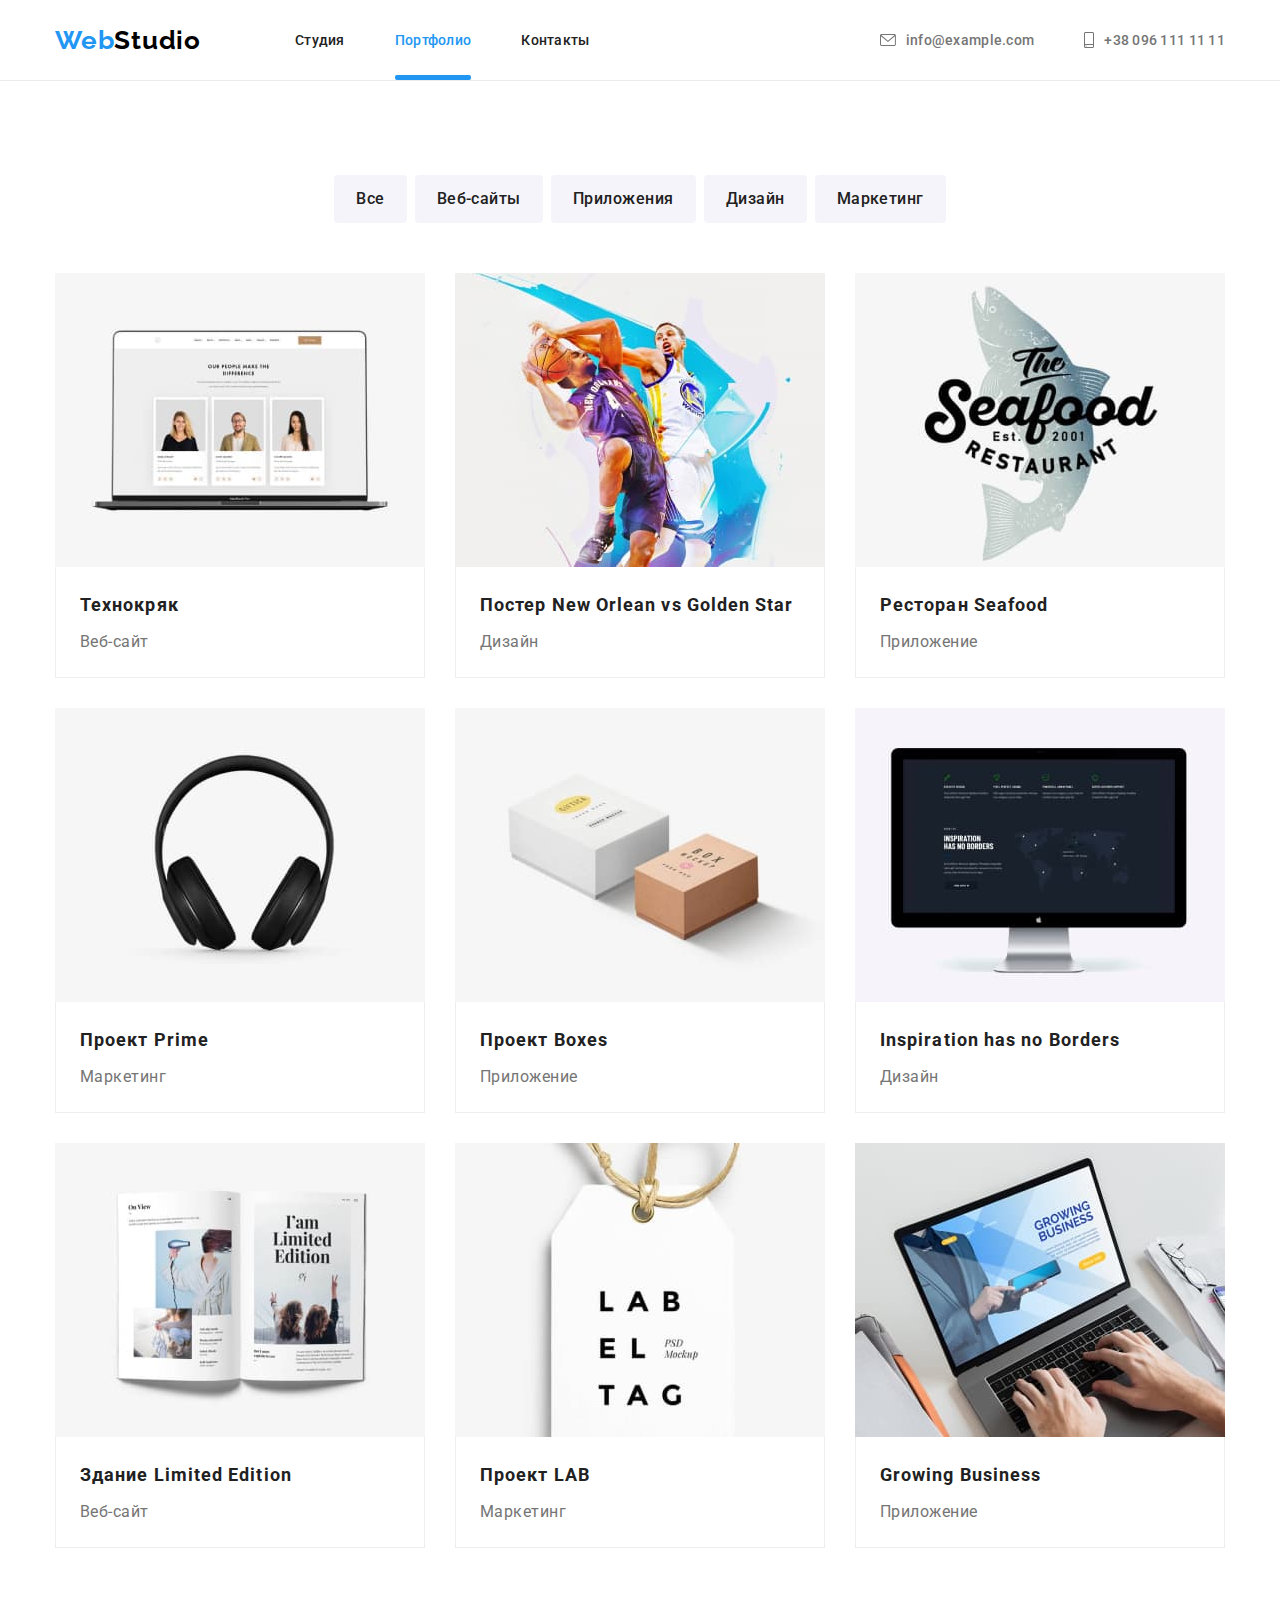
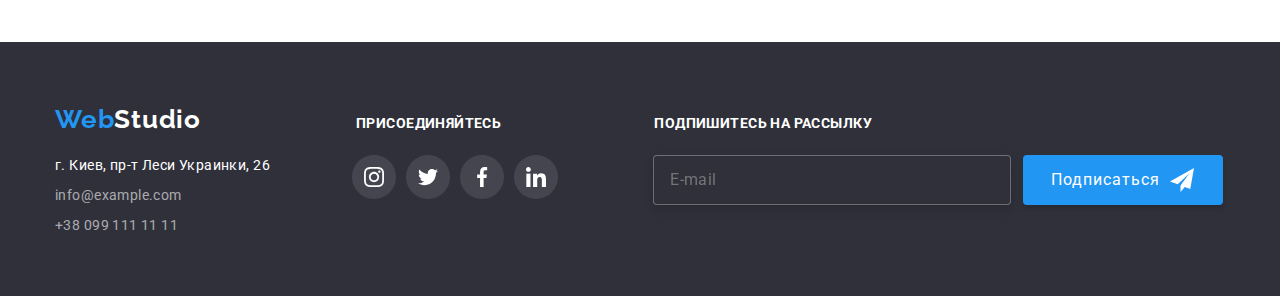
<file: portfolio.html>
<!DOCTYPE html>
<html lang="ru">

<head>
    <meta charset="UTF-8">
      <meta name="viewport" content="width=device-width, initial-scale=1.0">
    <link rel="preconnect" href="https://fonts.gstatic.com">
    <link href="https://fonts.googleapis.com/css2?family=Raleway:wght@700&family=Roboto:wght@400;500;700;900&display=swap"
        rel="stylesheet">
        <title>Портфолио</title>
          <link rel="stylesheet" href="https://cdnjs.cloudflare.com/ajax/libs/modern-normalize/1.0.0/modern-normalize.min.css"> 
          <link rel="stylesheet" href="./css/main.min.css">
</head>

<body class="body-portfolio">   
<!--шапка-->
<header class="header-portfolio">
    <div class="container header-box">
        <nav class="navigation">
            <a class="logo" href="./index.html"> <span class="logo-span">Web</span>Studio</a>
            <ul class="header-items">
                <li class="item"><a class="link" href="./index.html">Студия</a></li>
                <li class="item"><a class="current link" href="./portfolio.html">Портфолио</a></li>
                <li class="item"><a class="link" href="#contact">Контакты</a></li>
            </ul>
        </nav>
        <ul class="contacts-header">
            <li class="item">
                <a class="contacts-icon link" href="mailto:info@example.com">
                    <svg class="envelope-icon" width="16" height="12">
                        <use href="./images/icons/svg-def-true.svg#icon-envelope"></use>
                    </svg>
                    info@example.com
                </a>
            </li>
            <li class="item">
                <a class="contacts-icon link" href="tel:+380961111111">
                    <svg class="smartphone-icon" width="10" height="16">
                        <use href="./images/icons/svg-def-true.svg#icon-smartphone"></use>
                    </svg>
                    +38 096 111 11 11
                </a>
            </li>
        </ul>
    </div>
</header>

<!--контент-->
<main>
  <section class="portfolio">
    <div class="container">
        <h1 class="visuallyhidden">Портфолио</h1>
            <ul class="portfolio-filter">
                <li class="item"><a href="#">Все</a></li>
                <li class="item"><a href="#">Веб-сайты</a></li>
                <li class="item"><a href="#">Приложения</a></li>
                <li class="item"><a href="#">Дизайн</a></li>
                <li class="item"><a href="#">Маркетинг</a></li>
            </ul>
                <ul class="portfolio-list">
            <li class="item">
                    <a class="link" href="">
                    <div class="portfolio-box">
                    <img src="./images/project1.jpg" alt="Веб-сайт">
                    <div class="overlay">
                            <p>
                             Технокряк это современная площадка распространения коронавируса.
                             Компании используют эту платформу для цифрового
                             шпионажа и атак на защищённые сервера конкурентов.
                            </p>
                </div>
                </div>
                <div class="portfolio-content">
                <h2 class="portfolio-title">Технокряк</h2>
                <p class="portfolio-service">Веб-сайт</p>
                </div>
                </a>                        
            </li>
            <li class="item">
                   <a href="">
                   <div class="portfolio-box">
                   <img src="./images/project2.jpg" alt="Дизайн">
                   <div class="overlay">
                       <p>
                        Технокряк это современная площадка распространения коронавируса.
                        Компании используют эту платформу для цифрового
                        шпионажа и атак на защищённые сервера конкурентов.
                       </p>
                    </div>
                    </div>
                <div class="portfolio-content">
                <h2 class="portfolio-title">Постер New Orlean vs Golden Star</h2>
                <p class="portfolio-service">Дизайн</p>
                </div>
                </a>
            </li>
            <li class="item">
                    <a href="">
                    <div class="portfolio-box">
                    <img src="./images/project3.jpg" alt="Приложение">
                    <div class="overlay">
                        <p>
                            Технокряк это современная площадка распространения коронавируса.
                            Компании используют эту платформу для цифрового
                            шпионажа и атак на защищённые сервера конкурентов.
                        </p>
                    </div>
                    </div>
                <div class="portfolio-content">
                <h2 class="portfolio-title">Ресторан Seafood</h2>
                <p class="portfolio-service">Приложение</p>
                </div>
                </a>
            </li>
            <li class="item">
                    <a href="">
                    <div class="portfolio-box">
                    <img src="./images/project4.jpg" alt="Маркетинг">
                    <div class="overlay">
                        <p>
                            Технокряк это современная площадка распространения коронавируса.
                            Компании используют эту платформу для цифрового
                            шпионажа и атак на защищённые сервера конкурентов.
                        </p>
                    </div>
                    </div>
                <div class="portfolio-content">
                <h2 class="portfolio-title">Проект Prime</h2>
                <p class="portfolio-service">Маркетинг</p>
                </div>
                </a>
            </li>
            <li class="item">
                    <a href="">
                    <div class="portfolio-box">
                    <img src="./images/project5.jpg" alt="Приложение">
                    <div class="overlay">
                        <p>
                            Технокряк это современная площадка распространения коронавируса.
                            Компании используют эту платформу для цифрового
                            шпионажа и атак на защищённые сервера конкурентов.
                        </p>
                    </div>
                    </div>
                <div class="portfolio-content">
                <h2 class="portfolio-title">Проект Boxes</h2>
                <p class="portfolio-service">Приложение</p>
                </div>
                </a>
            </li>
            <li class="item">
                    <a href="">
                    <div class="portfolio-box">
                    <img src="./images/project6.jpg" alt="Веб-сайт">
                    <div class="overlay">
                        <p>
                            Технокряк это современная площадка распространения коронавируса.
                            Компании используют эту платформу для цифрового
                            шпионажа и атак на защищённые сервера конкурентов.
                        </p>
                    </div>
                    </div>
                <div class="portfolio-content">
                <h2 class="portfolio-title">Inspiration has no Borders</h2>
                <p class="portfolio-service">Дизайн</p>
                </div>
                </a>
            </li>
            <li class="item">
                    <a href="">
                    <div class="portfolio-box">
                    <img src="./images/project7.jpg" alt="Дизайн">
                    <div class="overlay">
                        <p>
                            Технокряк это современная площадка распространения коронавируса.
                            Компании используют эту платформу для цифрового
                            шпионажа и атак на защищённые сервера конкурентов.
                        </p>
                    </div>
                    </div>
                <div class="portfolio-content">
                <h2 class="portfolio-title">Здание Limited Edition</h2>
                <p class="portfolio-service">Веб-сайт</p>
                </div>
                </a>
            </li>
            <li class="item">
                    <a href="">
                    <div class="portfolio-box">
                    <img src="./images/project8.jpg" alt="Маркетинг">
                    <div class="overlay">
                        <p>
                            Технокряк это современная площадка распространения коронавируса.
                            Компании используют эту платформу для цифрового
                            шпионажа и атак на защищённые сервера конкурентов.
                        </p>
                    </div>
                    </div>
                <div class="portfolio-content">
                <h2 class="portfolio-title">Проект LAB</h2>
                <p class="portfolio-service">Маркетинг</p>
                </div>
                </a>
            </li>
            <li class="item">
                    <a href="">
                    <div class="portfolio-box">
                    <img src="./images/project9.jpg" alt="Приложение">
                    <div class="overlay">
                        <p>
                            Технокряк это современная площадка распространения коронавируса.
                            Компании используют эту платформу для цифрового
                            шпионажа и атак на защищённые сервера конкурентов.
                        </p>
                    </div>
                    </div>
                <div class="portfolio-content">
                <h2 class="portfolio-title">Growing Business</h2>
                <p class="portfolio-service">Приложение</p>
                </div>
                </a>
            </li>
        </ul>
    </div>
  </section>
</main>

<!--подвал портфолио-->
<footer class="footer">
    <div class="container">
        <div class="footer-flex">
            <a class="logo-footer" href="./index.html"><span class="logo-span">Web</span>Studio</a>
            <h3 class="footer-join">Присоединяйтесь</h3>
            <h3 class="mail-log">Подпишитесь на рассылку</h3>
        </div>
        <div class="address-flex">
            <address class="footer-address">
                <ul class="footer-list">
                    <li class="item">
                        <a class="address" id="contact" href="#">г. Киев, пр-т Леси Украинки, 26</a>
                    </li>
                    <li class="item">
                        <a href="mailto:info@example.com">info@example.com</a>
                    </li>
                    <li class="item">
                        <a href="tel:+380991111111">+38 099 111 11 11</a>
                    </li>
                </ul>
            </address>
            <ul class="footer-icons">
                <li class="item">
                    <a class="icon" href="https://www.instagram.com" target="_blank">
                        <svg class="icon-svg" width="44" height="44" viewBox="0 0 44 44" fill="none"
                            xmlns="http://www.w3.org/2000/svg">
                            <path class="instagram-footer-1"
                                d="M44 21.9999C44 28.0751 41.5376 33.5751 37.5564 37.5563C33.5751 41.5375 28.0751 43.9999 22 43.9999C15.9249 43.9999 10.4249 41.5375 6.44365 37.5563C2.46243 33.5751 0 28.0751 0 21.9999C0 15.9248 2.46243 10.4248 6.44365 6.44359C10.4249 2.46237 15.9249 -6.10352e-05 22 -6.10352e-05C28.0751 -6.10352e-05 33.5751 2.46237 37.5564 6.44359C41.5376 10.4248 44 15.9248 44 21.9999Z"
                                fill="white" />
                            <g clip-path="url(#clip)">
                                <path class="instagram-footer-2"
                                    d="M31.9804 17.8801C31.9336 16.8174 31.7617 16.0868 31.5156 15.4537C31.2616 14.7818 30.8709 14.1801 30.359 13.68C29.8589 13.1721 29.2533 12.7774 28.5891 12.5274C27.9524 12.2813 27.2256 12.1094 26.163 12.0626C25.0924 12.0118 24.7525 12 22.0371 12C19.3217 12 18.9818 12.0118 17.9152 12.0586C16.8525 12.1055 16.1219 12.2775 15.489 12.5235C14.8169 12.7774 14.2153 13.1681 13.7152 13.68C13.2073 14.1801 12.8127 14.7857 12.5626 15.4499C12.3164 16.0868 12.1446 16.8134 12.0977 17.8761C12.0469 18.9467 12.0352 19.2866 12.0352 22.002C12.0352 24.7173 12.0469 25.0572 12.0938 26.1239C12.1406 27.1865 12.3126 27.9171 12.5588 28.5502C12.8127 29.2221 13.2073 29.8238 13.7152 30.3239C14.2153 30.8318 14.8209 31.2265 15.4851 31.4765C16.1219 31.7226 16.8486 31.8945 17.9114 31.9413C18.9779 31.9883 19.3179 31.9999 22.0333 31.9999C24.7487 31.9999 25.0885 31.9883 26.1552 31.9413C27.2179 31.8945 27.9484 31.7226 28.5813 31.4765C29.9254 30.9568 30.9881 29.8941 31.5078 28.5502C31.7538 27.9133 31.9258 27.1865 31.9727 26.1239C32.0195 25.0572 32.0313 24.7173 32.0313 22.002C32.0313 19.2866 32.0273 18.9467 31.9804 17.8801ZM30.1794 26.0457C30.1364 27.0225 29.9723 27.5499 29.8356 27.9015C29.4995 28.7728 28.808 29.4643 27.9367 29.8004C27.5851 29.9372 27.0538 30.1012 26.0809 30.1441C25.026 30.1911 24.7096 30.2027 22.0411 30.2027C19.3726 30.2027 19.0522 30.1911 18.0011 30.1441C17.0244 30.1012 16.4969 29.9372 16.1453 29.8004C15.7117 29.6402 15.317 29.3862 14.9967 29.0541C14.6646 28.7298 14.4106 28.3391 14.2504 27.9055C14.1137 27.5539 13.9496 27.0225 13.9067 26.0497C13.8597 24.9948 13.8481 24.6783 13.8481 22.0097C13.8481 19.3412 13.8597 19.0209 13.9067 17.9699C13.9496 16.9932 14.1137 16.4657 14.2504 16.1141C14.4106 15.6804 14.6646 15.2859 15.0007 14.9654C15.3248 14.6333 15.7155 14.3793 16.1493 14.2192C16.5009 14.0825 17.0323 13.9184 18.0051 13.8754C19.06 13.8285 19.3765 13.8168 22.0449 13.8168C24.7174 13.8168 25.0337 13.8285 26.0848 13.8754C27.0616 13.9184 27.589 14.0825 27.9407 14.2192C28.3742 14.3793 28.7689 14.6333 29.0893 14.9654C29.4213 15.2897 29.6753 15.6804 29.8356 16.1141C29.9723 16.4657 30.1364 16.997 30.1794 17.9699C30.2263 19.0248 30.238 19.3412 30.238 22.0097C30.238 24.6783 30.2263 24.9908 30.1794 26.0457Z"
                                    fill="#ffff" />
                                <path class="instagram-footer-3"
                                    d="M22.0371 16.8642C19.2007 16.8642 16.8994 19.1654 16.8994 22.0019C16.8994 24.8385 19.2007 27.1396 22.0371 27.1396C24.8737 27.1396 27.1749 24.8385 27.1749 22.0019C27.1749 19.1654 24.8737 16.8642 22.0371 16.8642ZM22.0371 25.3346C20.197 25.3346 18.7044 23.8422 18.7044 22.0019C18.7044 20.1617 20.197 18.6692 22.0371 18.6692C23.8774 18.6692 25.3698 20.1617 25.3698 22.0019C25.3698 23.8422 23.8774 25.3346 22.0371 25.3346Z"
                                    fill="#ffff" />
                                <path class="instagram-footer-4"
                                    d="M28.5775 16.6611C28.5775 17.3235 28.0404 17.8605 27.3779 17.8605C26.7155 17.8605 26.1785 17.3235 26.1785 16.6611C26.1785 15.9986 26.7155 15.4617 27.3779 15.4617C28.0404 15.4617 28.5775 15.9986 28.5775 16.6611Z"
                                    fill="#ffff" />
                            </g>
                            <defs>
                                <clipPath id="clip-21">
                                    <rect width="20" height="20" fill="white" transform="translate(12 12)" />
                                </clipPath>
                            </defs>
                        </svg>
                    </a>
                </li>
                <li class="item">
                    <a class="icon" href="https://www.twitter.com" target="_blank">
                        <svg class="icon-svg" width="44" height="44" viewBox="0 0 44 44" fill="none"
                            xmlns="http://www.w3.org/2000/svg">
                            <path class="twitter-footer-1"
                                d="M44 21.9999C44 28.0751 41.5376 33.5751 37.5564 37.5563C33.5751 41.5375 28.0751 43.9999 22 43.9999C15.9249 43.9999 10.4249 41.5375 6.44365 37.5563C2.46243 33.5751 0 28.0751 0 21.9999C0 15.9248 2.46243 10.4248 6.44365 6.44359C10.4249 2.46237 15.9249 -6.10352e-05 22 -6.10352e-05C28.0751 -6.10352e-05 33.5751 2.46237 37.5564 6.44359C41.5376 10.4248 44 15.9248 44 21.9999Z"
                                fill="white" />
                            <g clip-path="url(#clip)">
                                <path class="twitter-footer-2"
                                    d="M32 15.7988C31.2563 16.125 30.4637 16.3412 29.6375 16.4462C30.4875 15.9388 31.1363 15.1412 31.4412 14.18C30.6488 14.6525 29.7738 14.9863 28.8412 15.1725C28.0887 14.3713 27.0162 13.875 25.8462 13.875C23.5763 13.875 21.7487 15.7175 21.7487 17.9763C21.7487 18.3012 21.7762 18.6137 21.8438 18.9112C18.435 18.745 15.4188 17.1113 13.3925 14.6225C13.0387 15.2363 12.8313 15.9388 12.8313 16.695C12.8313 18.115 13.5625 19.3737 14.6525 20.1025C13.9937 20.09 13.3475 19.8988 12.8 19.5975C12.8 19.61 12.8 19.6262 12.8 19.6425C12.8 21.635 14.2212 23.29 16.085 23.6712C15.7512 23.7625 15.3875 23.8062 15.01 23.8062C14.7475 23.8062 14.4825 23.7913 14.2337 23.7362C14.765 25.36 16.2725 26.5538 18.065 26.5925C16.67 27.6838 14.8988 28.3412 12.9813 28.3412C12.645 28.3412 12.3225 28.3263 12 28.285C13.8162 29.4563 15.9688 30.125 18.29 30.125C25.835 30.125 29.96 23.875 29.96 18.4575C29.96 18.2762 29.9538 18.1013 29.945 17.9275C30.7588 17.35 31.4425 16.6288 32 15.7988Z"
                                    fill="#ffff" />
                            </g>
                            <defs>
                                <clipPath id="clip-22">
                                    <rect width="20" height="20" fill="white" transform="translate(12 12)" />
                                </clipPath>
                            </defs>
                        </svg>

                    </a>
                </li>
                <li class="item">
                    <a class="icon" href="https://www.facebook.com" target="_blank">
                        <svg class="icon-svg" width="44" height="44" viewBox="0 0 44 44" fill="none"
                            xmlns="http://www.w3.org/2000/svg">
                            <path class="facebook-footer-1"
                                d="M44 21.9999C44 28.0751 41.5376 33.5751 37.5564 37.5563C33.5751 41.5375 28.0751 43.9999 22 43.9999C15.9249 43.9999 10.4249 41.5375 6.44365 37.5563C2.46243 33.5751 0 28.0751 0 21.9999C0 15.9248 2.46243 10.4248 6.44365 6.44359C10.4249 2.46237 15.9249 -6.10352e-05 22 -6.10352e-05C28.0751 -6.10352e-05 33.5751 2.46237 37.5564 6.44359C41.5376 10.4248 44 15.9248 44 21.9999Z"
                                fill="white" />
                            <g clip-path="url(#clip)">
                                <path class="facebook-footer-2"
                                    d="M25.3308 15.3208H27.1567V12.1408C26.8417 12.0975 25.7583 12 24.4967 12C21.8642 12 20.0608 13.6558 20.0608 16.6992V19.5H17.1558V23.055H20.0608V32H23.6225V23.0558H26.41L26.8525 19.5008H23.6217V17.0517C23.6225 16.0242 23.8992 15.3208 25.3308 15.3208Z"
                                    fill="#ffff" />
                            </g>
                            <defs>
                                <clipPath id="clip-23">
                                    <rect width="20" height="20" fill="white" transform="translate(12 12)" />
                                </clipPath>
                            </defs>
                        </svg>

                    </a>
                </li>
                <li class="item">
                    <a class="icon" href="https://www.linkedin.com" target="_blank">
                        <svg class="icon-svg" width="44" height="44" viewBox="0 0 44 44" fill="none"
                            xmlns="http://www.w3.org/2000/svg">
                            <path class="linkedin-footer-1"
                                d="M44 21.9999C44 28.0751 41.5376 33.5751 37.5564 37.5563C33.5751 41.5375 28.0751 43.9999 22 43.9999C15.9249 43.9999 10.4249 41.5375 6.44365 37.5563C2.46243 33.5751 0 28.0751 0 21.9999C0 15.9248 2.46243 10.4248 6.44365 6.44359C10.4249 2.46237 15.9249 -6.10352e-05 22 -6.10352e-05C28.0751 -6.10352e-05 33.5751 2.46237 37.5564 6.44359C41.5376 10.4248 44 15.9248 44 21.9999Z"
                                fill="white" />
                            <g clip-path="url(#clip)">
                                <path class="linkedin-footer-2"
                                    d="M31.995 32V31.9992H32V24.6642C32 21.0759 31.2275 18.3117 27.0325 18.3117C25.0158 18.3117 23.6625 19.4184 23.11 20.4675H23.0517V18.6467H19.0742V31.9992H23.2158V25.3875C23.2158 23.6467 23.5458 21.9634 25.7017 21.9634C27.8258 21.9634 27.8575 23.95 27.8575 25.4992V32H31.995Z"
                                    fill="#ffff" />
                                <path class="linkedin-footer-3" d="M12.33 18.6475H16.4767V32H12.33V18.6475Z"
                                    fill="#ffff" />
                                <path class="linkedin-footer-4"
                                    d="M14.4017 12C13.0758 12 12 13.0758 12 14.4017C12 15.7275 13.0758 16.8258 14.4017 16.8258C15.7275 16.8258 16.8033 15.7275 16.8033 14.4017C16.8025 13.0758 15.7267 12 14.4017 12V12Z"
                                    fill="#ffff" />
                            </g>
                            <defs>
                                <clipPath id="clip-24">
                                    <rect width="20" height="20" fill="white" transform="translate(12 12)" />
                                </clipPath>
                            </defs>
                        </svg>

                    </a>
                </li>
            </ul>

            <form class="mail" autocomplete="off">
                <input class="mail-input" type="email" name="mail" placeholder="E-mail" />
                <button class="mail-button" type="submit">Подписаться
                    <svg class="send-icon" width="24" height="24" viewBox="0 0 24 24" fill="none"
                        xmlns="http://www.w3.org/2000/svg">
                        <use href="./images/icons/svg-def-true.svg#icon-send"></use>
                    </svg>
                </button>
            </form>
        </div>
    </div>
</footer>
</body>

</html>
</file>
<file: css/main.min.css>
.portfolio-filter,.mail-button,.client-list,.checkbox-div,.checkbox,.header-box,.navigation,.header-items{display:flex;align-items:center}.visuallyhidden{position:absolute;width:1px;height:1px;margin:-1px;border:0;padding:0;white-space:nowrap;clip-path:inset(100%);clip:rect(0 0 0 0);overflow:hidden}*{list-style:none;text-decoration:none;font-family:"roboto",sans-serif;color:#212121}.container{width:1200px;padding-left:15px;padding-right:15px;margin-left:auto;margin-right:auto}.logo{font-family:"Raleway";font-style:normal;font-weight:bold;font-size:26px;line-height:1.19;letter-spacing:.03em;color:#000}.logo-span{font-family:"Raleway";color:#2196f3}.header-items .item:not(:last-child){margin-right:50px}.header-items{margin:0 0 0 94px;padding:32px 0;color:#212121;font-size:14px;font-weight:500;line-height:1.17;letter-spacing:.02em}.header-items .link,.contacts-header .link{padding-top:32px;padding-bottom:32px;transition-property:color;transition-duration:250ms;transition-timing-function:cubic-bezier(0.4, 0, 0.2, 1)}.envelope-icon,.smartphone-icon{transition-property:fill;transition-duration:250ms;transition-timing-function:cubic-bezier(0.4, 0, 0.2, 1)}.header-items .link:hover,.header-items .link:focus,.contacts-header .link:hover,.contacts-header .link:focus,.current{color:#2196f3}.current{position:relative;color:#2196f3}.current::after{content:"";display:block;position:absolute;left:0px;bottom:0px;width:100%;height:5px;background-color:#2196f3;border-radius:2px}.contacts-header{display:flex;margin:0 0 0 auto;padding:0;font-weight:500;font-size:14px;line-height:1.17;letter-spacing:.02em}.contacts-header .link{fill:#757575;color:#757575;justify-content:center;align-items:center}.contacts-header .item+.item{margin-left:50px}.envelope-icon,.smartphone-icon{margin-right:10px}.contacts-icon{display:flex}.contacts-icon:hover,.contacts-icon:focus{fill:#2196f3}.hero{width:100%;text-align:center;padding-top:200px;padding-bottom:200px;background-color:#c4c4c4;background-image:linear-gradient(rgba(47, 48, 58, 0.4), rgba(47, 48, 58, 0.4)),url(../images/hero.jpg)}.backdrop{position:fixed;top:0;left:0;width:100%;height:100%;background-color:rgba(0,0,0,.2);opacity:1;z-index:2}.backdrop.is-hidden{opacity:0;pointer-events:none;transition-property:opacity;transition-duration:250ms;transition-timing-function:cubic-bezier(0.4, 0, 0.2, 1)}.backdrop.is-hidden .modal{transform:translate(-50%, -50%) scale(0)}.modal{position:absolute;top:50%;left:50%;transform:translate(-50%, -50%) scale(1);width:528px;padding:40px;background-color:#fff;transition-property:transform;transition-duration:250ms;transition-timing-function:cubic-bezier(0.4, 0, 0.2, 1)}.modal-close{position:absolute;top:0%;right:0%;width:30px;height:30px;padding:0px;margin-top:7px;margin-right:8px;box-sizing:border-box;border-radius:50%;border:solid 0px;border-color:#fff;background-color:#fff}.modal-title{margin-bottom:12px;font-weight:700;font-size:20px;line-height:1.15;text-align:center;letter-spacing:.03em}.close-icon{transition-property:fill;transition-duration:250ms;transition-timing-function:cubic-bezier(0.4, 0, 0.2, 1)}.modal-close:hover .close-icon,.modal-close:focus .close-icon{fill:#2196f3}.name,.telephone,.email,.textarea{display:flex;text-align:left;margin-bottom:4px;font-weight:normal;font-size:12px;line-height:1.16;letter-spacing:.01em;color:#757575;box-sizing:content-box}.name{width:25px}.telephone{width:50px}.email{width:35px}.textarea{width:80px}.name-relative,.telephone-relative,.email-relative{position:relative}.name-icon,.email-icon{position:absolute;left:12px;top:28px}.telephone-icon{position:absolute;left:11px;top:28px}.name-input,.telephone-input,.email-input{width:448px;height:40px;margin-bottom:10px;padding:0 0 0 40px;border:1px solid rgba(33,33,33,.2);box-sizing:border-box;border-radius:4px;transition-property:border-color;transition-duration:250ms;transition-timing-function:cubic-bezier(0.4, 0, 0.2, 1)}.name-icon,.email-icon,.telephone-icon{transition-property:fill;transition-duration:250ms;transition-timing-function:cubic-bezier(0.4, 0, 0.2, 1)}.name-input:focus,.telephone-input:focus,.email-input:focus{border-color:#2196f3;outline:none}.name-input:focus+.name-icon,.telephone-input:focus+.telephone-icon,.email-input:focus+.email-icon{fill:#2196f3}.email-input:invalid{border-color:red}.email-input:invalid+.email-icon{fill:red}.textarea-input{width:448px;height:120px;margin-bottom:20px;padding:12px 16px;border:1px solid rgba(33,33,33,.2);box-sizing:border-box;border-radius:4px;resize:none;outline:none;transition-property:border-color;transition-duration:250ms;transition-timing-function:cubic-bezier(0.4, 0, 0.2, 1)}.textarea-input:focus{border-color:#2196f3}.checkbox{font-weight:400;font-size:14px;line-height:1.71;letter-spacing:.03em;color:#757575}.checkbox-link{margin-left:5px;margin-bottom:2px;color:#2196f3;text-decoration-line:underline}.checkbox-div{margin-bottom:30px;margin-left:12px}.checkbox-input{position:absolute;width:1px;height:1px;margin:-1px;border:0;padding:0;white-space:nowrap;clip-path:inset(100%);clip:rect(0 0 0 0);overflow:hidden}.icon-span{display:inline-block;margin-right:7px;width:16px;height:15px;color:#212121;border:2px solid #000;border-radius:2px;transition-property:background-color,border;transition-duration:250ms;transition-timing-function:cubic-bezier(0.4, 0, 0.2, 1)}.checkbox-input:checked+.icon-span{background-image:url(../images/icons/check.svg);background-color:#2196f3;background-size:cover;background-origin:border-box;border:none}.modal-submit{width:200px;height:50px;padding:10px 55px;margin-left:auto;margin-right:auto;text-align:center;align-items:center;font-size:16px;line-height:1.87;letter-spacing:.06em;background-color:#2196f3;color:#fff;box-shadow:0px 4px 4px rgba(0,0,0,.15);border-radius:4px;border:none}.hero-title{width:696px;margin:0px auto 30px;padding:0;color:#fff;font-weight:900;font-size:44px;line-height:1.36;letter-spacing:.06em;text-transform:uppercase;text-align:center}.hero-button{display:inline-block;align-items:center;height:50px;min-width:200px;padding:10px 32px;font-weight:700;font-size:16px;line-height:1.875;letter-spacing:.06em;box-shadow:0px 4px 4px rgba(0,0,0,.15);border-radius:4px;border:none;color:#fff;background-color:#2196f3}.features{padding-top:94px;padding-bottom:94px}.features-icon{background-color:#f5f4fa;padding:25px 100px;margin-bottom:30px}.features-list{display:flex;margin:0;padding:0}.features-list .item{width:270px}.features-list .item+.item{margin-left:30px}.features-list p{margin:0;color:#757575;font-size:14px;line-height:1.71;letter-spacing:.03em}.features-title{padding:0;margin:0 0 10px;font-weight:bold;font-size:14px;line-height:1.71;letter-spacing:.03em;text-transform:uppercase}.visual-features h2{margin:0 0 50px;padding-bottom:94px;font-weight:bold;font-size:36px;line-height:1.17;text-align:center;letter-spacing:.03em}.visual-items{margin:0;padding:0;display:flex}.visual-items img{display:block}.visual-items .item+.item{margin-left:30px}.relative-div{position:relative}.absolute-div{position:absolute;bottom:0%}.features-item{margin:0;display:block;font-size:14px;line-height:1.14;text-align:center;letter-spacing:.03em;text-transform:uppercase;color:#fff}.box-1{padding:27px 83px 27px 82px}.box-2{padding:27px 85px}.box-3{padding:27px 90px 27px 91px}.box-1,.box-2,.box-3{background-color:rgba(47,48,58,.8)}.team{background-color:#f5f4fa;padding-top:94px;padding-bottom:94px}.team-list{display:flex;margin:0;padding:0}.team-list img{display:block;margin-bottom:30px}.team-list .item{background-color:#fff;box-shadow:0px 1px 3px rgba(0,0,0,.12),0px 1px 1px rgba(0,0,0,.14),0px 2px 1px rgba(0,0,0,.2);border-radius:0px 0px 4px 4px}.team-list .item+.item{margin-left:30px}.team h2{margin-top:0;margin-bottom:50px;font-weight:bold;font-size:36px;line-height:1.17;text-align:center;letter-spacing:.03em}.team-member{margin:0 0 10px;font-weight:bold;font-size:16px;line-height:1.19;text-align:center;letter-spacing:.03em}.team-profession{margin:0 0 16px;font-size:16px;line-height:1.19;text-align:center;letter-spacing:.03em;color:#757575}.team-icon{display:flex;padding:0px 32px 30px}.team-icon .icon+.icon{margin-left:10px}.icon-svg .instagram-path-1,.icon-svg .instagram-path-2,.icon-svg .instagram-path-3,.icon-svg .instagram-path-4,.icon-svg .twitter-path-1,.icon-svg .twitter-path-2,.icon-svg .facebook-path-1,.icon-svg .facebook-path-2,.icon-svg .linkedin-path-1,.icon-svg .linkedin-path-2,.icon-svg .linkedin-path-3,.icon-svg .linkedin-path-4{transition-property:fill;transition-duration:250ms;transition-timing-function:cubic-bezier(0.4, 0, 0.2, 1)}.icon-svg:hover .instagram-path-1,.icon-svg:hover .twitter-path-1,.icon-svg:hover .facebook-path-1,.icon-svg:hover .linkedin-path-1{fill:#2196f3}.icon-svg:hover .instagram-path-2,.icon-svg:hover .instagram-path-3,.icon-svg:hover .instagram-path-4,.icon-svg:hover .twitter-path-2,.icon-svg:hover .facebook-path-2,.icon-svg:hover .linkedin-path-2,.icon-svg:hover .linkedin-path-3,.icon-svg:hover .linkedin-path-4{fill:#fff}.icon-svg{width:44px;height:44px}.clients h2{margin:0 0 50px;font-weight:bold;font-size:36px;line-height:1.17;text-align:center;letter-spacing:.03em}.client-list{margin:0;padding:0 0 94px;justify-content:center}.client{width:170px;height:90px;max-width:100%;box-sizing:border-box;border-radius:4px;border:1px solid #afb1b8}.client-1{padding:20px 63px 21px;margin-right:30px}.client-2{padding:19px 65px 19px;margin-right:30px}.client-3{padding:24px 64px 23px 65px;margin-right:30px}.client-4{padding:24px 45px 24px;margin-right:30px}.client-5{padding:22px 55px 21px 56px;margin-right:30px}.client-6{padding:22px 41px 23px}.client-list a{display:inline-block;fill:#afb1b8;transition-property:fill,border-color;transition-duration:250ms;transition-timing-function:cubic-bezier(0.4, 0, 0.2, 1)}.client-list .client:hover,.client-list .client:focus{fill:#2196f3;border-color:#2196f3}.footer{background-color:#2f303a;padding-top:60px;padding-bottom:60px}.logo-footer{display:inline-block;margin:0 0 20px;font-family:Raleway;font-style:normal;font-weight:bold;font-size:26px;line-height:1.19;letter-spacing:.03em;color:#fff}.footer-address a{color:rgba(255,255,255,.6);font-size:14px;font-weight:400;line-height:1.5;letter-spacing:.03em;font-style:normal}.footer-list{margin:0 82px 0 0;padding:0}.footer-list a{transition-property:color;transition-duration:250ms;transition-timing-function:cubic-bezier(0.4, 0, 0.2, 1)}.footer-list .item:not(:last-child){margin-bottom:9px}.footer-address a:hover,.footer-address a:focus{color:#2196f3}.footer-address .address{color:#fff}.footer-flex{display:flex;align-items:baseline}.footer-join{margin-bottom:20px;margin-left:155px;margin-top:0px;color:#fff;font-weight:bold;font-size:14px;line-height:1.14;letter-spacing:.03em;text-transform:uppercase}.address-flex{display:flex}.footer-icons{display:flex;margin:0;padding:0}.footer-icons .item+.item{margin-left:10px}.mail{display:flex;width:570px;margin-left:95px}.mail-log{margin-left:153px;font-weight:700;font-size:14px;line-height:1.14;letter-spacing:.03em;text-transform:uppercase;color:#fff}.mail-input{display:flex;width:358px;height:50px;padding:15px 0 15px 16px;align-items:center;border:1px solid rgba(255,255,255,.3);filter:drop-shadow(0px 4px 4px rgba(0, 0, 0, 0.15));border-radius:4px;background-color:#2f303a;font-weight:normal;font-size:16px;line-height:1.25;letter-spacing:.03em;color:rgba(255,255,255,.6);transition-property:border-color;transition-duration:250ms;transition-timing-function:cubic-bezier(0.4, 0, 0.2, 1)}.mail .mail-input:invalid{border-color:red}.mail-input:focus{border-color:#2196f3;outline:0}.mail-button{width:200px;height:50px;padding:10px 28px;margin-left:12px;text-align:center;font-size:16px;line-height:1.87;letter-spacing:.06em;background-color:#2196f3;color:#fff;box-shadow:0px 4px 4px rgba(0,0,0,.15);border-radius:4px;border:none;transition-property:border-color;transition-duration:250ms;transition-timing-function:cubic-bezier(0.4, 0, 0.2, 1)}.mail-button:focus{border:solid 1px;border-color:#fff}.send-icon{margin-left:10px}.icon-svg .facebook-footer-1,.icon-svg .facebook-footer-2,.icon-svg .instagram-footer-1,.icon-svg .twitter-footer-1,.icon-svg .linkedin-footer-1{transition-property:fill;transition-duration:250ms;transition-timing-function:cubic-bezier(0.4, 0, 0.2, 1)}.icon-svg .facebook-footer-1,.icon-svg .instagram-footer-1,.icon-svg .twitter-footer-1,.icon-svg .linkedin-footer-1{fill:rgba(255,255,255,.1)}.icon-svg:hover .instagram-footer-1,.icon-svg:hover .twitter-footer-1,.icon-svg:hover .linkedin-footer-1,.icon-svg:hover .facebook-footer-1{fill:#2196f3}.header-portfolio{border-bottom:1px solid #ececec}.portfolio{padding-top:94px;padding-bottom:94px}.portfolio-filter{justify-content:center;padding:0;margin:0 0 50px}.portfolio-filter a{display:inline-block;padding:11px 22px;border-radius:4px;font-weight:500;font-size:16px;line-height:1.62;text-align:center;letter-spacing:.03em;background-color:#f5f4fa;transition-property:color,background-color,box-shadow;transition-duration:250ms;transition-timing-function:cubic-bezier(0.4, 0, 0.2, 1)}.portfolio-filter a:hover,.portfolio-filter a:focus{background-color:#2196f3;color:#fff;box-shadow:0px 3px 1px rgba(0,0,0,.1),0px 1px 2px rgba(0,0,0,.08),0px 2px 2px rgba(0,0,0,.12)}.portfolio-filter .item+.item{margin-left:8px}.portfolio-content{padding:20px 24px;border:1px solid #eee;border-top:0}.portfolio-title{margin:0 0 4px;padding:0;font-weight:700;font-size:18px;line-height:2;letter-spacing:.06em}.portfolio-service{margin:0;padding:0;font-size:16px;line-height:1.87;letter-spacing:.03em;color:#757575}.portfolio-list{display:flex;flex-wrap:wrap;padding:0;margin-top:0;margin-bottom:0}.portfolio-list .item{width:370px}.portfolio-list .item:not(:nth-child(3n)){margin-right:30px}.portfolio-list .item:not(:nth-last-child(-n+3)){margin-bottom:30px}.portfolio-list img{display:block}.portfolio-list .item{transition-property:box-shadow;transition-duration:250ms;transition-timing-function:cubic-bezier(0.4, 0, 0.2, 1)}.portfolio-list .item:hover,.portfolio-list .item:focus{box-shadow:0px 1px 1px rgba(0,0,0,.12),0px 4px 4px rgba(0,0,0,.06),1px 4px 6px rgba(0,0,0,.16)}.portfolio-box{position:relative;width:370px;height:294px;overflow:hidden}.overlay{position:absolute;left:0;top:0;width:100%;height:100%;background-color:rgba(33,150,243,.9);transform:translateY(100%);transition-property:transform;transition-duration:250ms;transition-timing-function:cubic-bezier(0.4, 0, 0.2, 1)}.overlay>p{padding:63px 24px;font-size:18px;line-height:1.56;letter-spacing:.03em;color:#fff}.portfolio-box:hover .overlay{transform:translateY(0)}

/*# sourceMappingURL=file:///home/maksim/Documents/vscode/goit-markup-hw-07/css/main.min.css.map *//*# sourceMappingURL=main.min.css.map */
</file>
